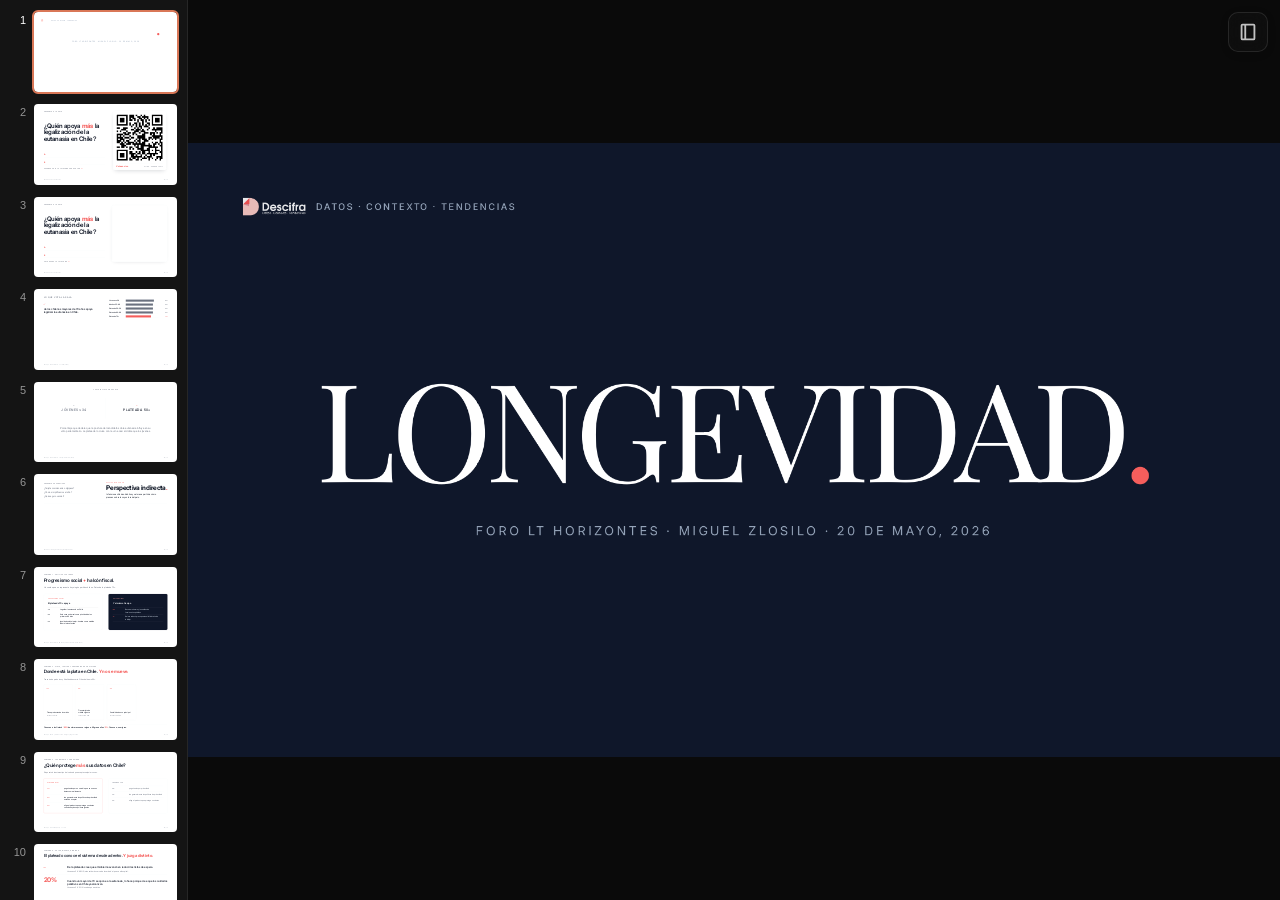
<file: index.html>
<!doctype html>
<html lang="es">
<head>
<meta charset="utf-8" />
<title>Descifra · LT Horizontes 2026</title>
<meta name="viewport" content="width=device-width, initial-scale=1, viewport-fit=cover" />
<link rel="stylesheet" href="styles.css" />
<style>
  html, body { overscroll-behavior-x: none; }

  #rotate-prompt {
    display: none;
    position: fixed; inset: 0;
    background: #0e0d0c;
    color: #fff;
    z-index: 99999;
    flex-direction: column;
    align-items: center; justify-content: center;
    gap: 18px;
    font: 16px/1.5 -apple-system, system-ui, sans-serif;
    text-align: center;
    padding: 24px;
    padding-top: max(24px, env(safe-area-inset-top));
    padding-bottom: max(24px, env(safe-area-inset-bottom));
  }
  #rotate-prompt .icon {
    width: 72px; height: 72px;
    display: grid; place-items: center;
    color: #fff;
    animation: rp-rotate 2.4s ease-in-out infinite;
  }
  #rotate-prompt .icon svg { width: 100%; height: 100%; fill: currentColor; }
  #rotate-prompt .msg { font-size: 22px; font-weight: 700; letter-spacing: -0.01em; }
  #rotate-prompt .sub { opacity: 0.55; font-size: 14px; max-width: 280px; }
  @keyframes rp-rotate {
    0%, 55%, 100% { transform: rotate(-90deg); }
    25%           { transform: rotate(0deg); }
  }
  @media (orientation: portrait) and (pointer: coarse) {
    #rotate-prompt { display: flex; }
  }

  #rail-toggle {
    position: fixed;
    top: max(12px, env(safe-area-inset-top));
    right: max(12px, env(safe-area-inset-right));
    z-index: 9000;
    width: 40px; height: 40px;
    display: grid; place-items: center;
    background: rgba(20, 20, 20, 0.62);
    color: #fff;
    border: 1px solid rgba(255, 255, 255, 0.14);
    border-radius: 10px;
    cursor: pointer;
    padding: 0;
    -webkit-tap-highlight-color: transparent;
    backdrop-filter: blur(10px) saturate(140%);
    -webkit-backdrop-filter: blur(10px) saturate(140%);
    box-shadow: 0 2px 10px rgba(0, 0, 0, 0.18);
    transition: transform 120ms ease, opacity 200ms ease, background 160ms ease;
    opacity: 0.75;
  }
  #rail-toggle:hover { opacity: 1; transform: scale(1.04); }
  #rail-toggle:active { transform: scale(0.94); }
  #rail-toggle svg { width: 22px; height: 22px; fill: currentColor; display: block; }
  #rail-toggle[data-rail-hidden] svg { opacity: 0.55; }
  @media print { #rail-toggle { display: none; } }
</style>
<script type="application/json" id="speaker-notes">
[
  "Miguel entra al escenario en silencio. Camina hasta el centro. Mira a la sala unos segundos. No saluda todavía. La pantalla negra fuerza atención al cuerpo, no a las palabras. Cuando aparece la palabra grande, empieza suavemente: Buenos días. Hoy vamos a hablar de un país que ya existe pero que casi nadie ha visto.",
  "Antes de empezar, vamos a hacer una cosa rápida. Saquen el teléfono. Va a aparecer un código QR en la pantalla. Escanéenlo y se les abre Slido para votar en vivo. Pausa para que escaneen. La pregunta es simple, sin trampa: ¿quién creen ustedes que apoya más la legalización de la eutanasia en Chile, un joven de 25 o una persona de 75? No se vale googlearlo. Voten ahí cuando puedan, que pasamos a ver lo que respondió la sala.",
  "Antes de partir, hagamos algo. Pregunta de calentamiento. Si tuvieran que apostar plata, ¿quién creen ustedes que apoya más la eutanasia, un joven de 25 o una persona de 75? No se vale googlearlo, eh. Esperamos 30 segundos a que voten. Cuando termina la votación: Ya. Guarden el número que dio la sala. Volvemos a él en un minuto.",
  "Pausa de un segundo. La diferencia entre un joven de 25 y una persona de 75 es de nueve puntos. 86 versus 77. Casi lo mismo. Y eso es noticia, porque acá todos asumimos que el viejito chileno es católico-conservador-no-toques-la-vida. La data dice otra cosa. Pausa. Y esto no es una pregunta marginal: es el tipo de cosas que estamos rastreando todos los meses.",
  "Y acá viene el twist. No solo apoyan: lo cruzan con su voto. 38% de los plateados dice que esto pesa cuando vota un parlamentario. Casi el doble que los jóvenes. Pausa. Si ustedes son una campaña política y están pensando que el voto plateado se gana con seguridad y crecimiento económico, OK, también. Pero hay un voto valórico potente ahí que nadie está leyendo.",
  "La mayoría de los estudios sobre adultos mayores hacen preguntas como estas: ¿tarjeta coordenada o digipass? ¿Cómo simplificamos la app? ¿Qué seguro le vendemos? Y esas preguntas están bien. Resuelven cosas operativas. Pero no entienden cómo piensa esta persona. Pausa. Lo que nosotros hacemos es lo contrario. Lo llamamos perspectiva indirecta: no preguntar opinión directa sobre el producto, sino inferir actitudes, hábitos y valores a partir de cómo el segmento piensa sobre la coyuntura del país. De cómo piensa sobre la eutanasia, sobre el fútbol, sobre el gasto fiscal, sobre la privacidad. Y los miramos en tres tramos, porque son tres países distintos. Entre 50 y 60 están preparando: todavía con pega activa, pensando en cómo llegar bien a la vejez. Entre 60 y 70 están transitando: jubilación, continuidad profesional, una vejez que ya se siente cerca. Y de 70 para arriba están viviendo: el foco se mueve hacia el bienestar físico y psicológico y hacia mantener vivo el vínculo con nietos y pares. Pausa. Cuando uno los mira así, en los próximos doce minutos van a ver cuatro ventanas: política, plata, tecnología y muerte. Y van a ver que dentro de cada ventana, estos tres tramos piensan distinto.",
  "Mírenlo. Pausa. El adulto mayor chileno apoya eutanasia, apoya sala cuna universal, apoya igualdad salarial entre hombres y mujeres. Suena de izquierda. Y al mismo tiempo, quiere recortar el aparato del Estado. Pero, atención, no quiere tocar el Ministerio de la Mujer. Pausa. Esto no es un votante de derecha clásica ni de izquierda clásica. Es un combo que no representa ningún partido hoy en Chile. Y son el voto mediano del 2025. Cierre: De esto sabemos mucho más: cómo cambia por región, por ingreso, por ocupación. Esa data también la tenemos.",
  "¿Quieren saber dónde está la plata en Chile? Aquí. Uno de cada dos chilenos sobre 60 tiene productos de inversión activos. Entre jóvenes, uno de cada seis. Casi nada en jóvenes, a esta sí le habrían achuntado. Pausa. Y miren la lealtad: solo 5% del 65+ se cambió de banco. Los jóvenes, 28%. Pausa cómica. Si yo fuera banco, dejaría de gastar el budget en captar millennials infieles y empezaría a cuidar a este cliente que se queda años. Pero ningún banco le habla. Cierre: Y sabemos qué los gatilla a cambiar. Son tres cosas. Pero esas se las cuento si nos llaman.",
  "Slide de regalo para Gerentes de Marketing. Pausa, sonríe. Pregunta: ¿quién protege más su privacidad digital en Chile, los millennials o los mayores de 70? Mayores de 70. Por amplio margen. 75% pagaría más por un servicio que no use sus datos. Los jóvenes, 53%. El 66% del 70+ lee las políticas de privacidad antes de aceptar. Los jóvenes, 16%. Pausa. O sea, todo lo que sabemos del viejito firmando cualquier cosa: falso. Son los más cautos, los más lentos y los más conscientes. Cierre: Y sabemos qué marcas confían y cuáles no. Esa data está.",
  "Última ventana. Salud, muerte, dignidad. Pausa. El plateado es el que más usa el sistema de salud pública. Por eso es el más crítico. Solo dos de cada diez cree que el Gobierno avanzó con las listas de espera. Los jóvenes, casi la mitad lo cree. Quién está más cerca de la verdad: el que va al hospital. Pausa. Y un dato sutil: cuando un mayor de 70 se opone a la eutanasia, no es por religión. Es porque cree que los cuidados paliativos en Chile ya alcanzan. Los jóvenes, ni siquiera saben que existen los cuidados paliativos. Cierre: Esto cambia cómo se diseña una política de cuidado al final de vida. Pero hay que preguntárselos.",
  "Lo que acaban de ver son cuatro ventanas. Política, plata, tecnología, salud. Pausa larga, cuatro segundos, mientras aparece la grilla. Tenemos veinte. Mismo segmento. Mismo panel. Cada mes, sobre lo que está pasando en el país. Pausa. Cuando hay un debate sobre delitos sexuales, los preguntamos. Cuando hay una elección, los preguntamos. Cuando hay un 18, les preguntamos qué se toman, cómo lo pagan, con quién celebran. Cuando sale una ley de salas cuna, les preguntamos. Pausa. Mientras los demás encuestan una vez al año un tema, nosotros hacemos tracking continuo de cómo piensa este país de 50 para arriba sobre todo lo que le pasa.",
  "Y todo esto que les acabo de mostrar no es un nicho. Es Chile. Pausa. En 2024, por primera vez en la historia del país, hubo más personas sobre 60 que menores de 15. 19,2 contra 18,4. Pausa. Y la velocidad es lo más impresionante: lo que a Francia le tomó 157 años, nosotros lo vamos a hacer en 42. Vamos a envejecer a velocidad japonesa. Pero sin haber sido nunca Japón. Pausa. En 2050, uno de cada tres chilenos va a tener más de 65 años. Tres de cada diez de los que están aquí hoy. Tres de cada diez de sus clientes. Tres de cada diez de sus empleados.",
  "Mañana en la mañana, después de este café, ustedes van a volver a sus empresas. Van a aprobar campañas, presupuestos de RRHH, planes de salud, propuestas de política pública. Pausa. Y van a tomar todas esas decisiones asumiendo cosas sobre el chileno mayor de 50. Algunas las tienen bien. Otras —algunas las acaban de ver hoy— las tienen mal. Pausa. Si quieren saber cuáles tienen mal, hablemos. Tenemos veinte ventanas, las que les acabo de mostrar y dieciséis más, y se las podemos abrir para el tema que les importe. Pausa. Esa es la invitación.",
  "Miguel se queda en silencio 3 segundos mirando a la sala. Después dice, suave: Tenemos café. Y tenemos preguntas que contestar. Vamos a eso. Se baja del podio."
]
</script>
</head>
<body>

<button id="rail-toggle" type="button" aria-label="Mostrar/ocultar miniaturas" title="Mostrar/ocultar miniaturas (M)">
  <svg viewBox="0 0 24 24" aria-hidden="true"><path d="M4 5a2 2 0 0 1 2-2h12a2 2 0 0 1 2 2v14a2 2 0 0 1-2 2H6a2 2 0 0 1-2-2V5Zm6 0v14h8V5h-8Zm-2 0H6v14h2V5Z"/></svg>
</button>

<div id="rotate-prompt" aria-hidden="true">
  <div class="icon" aria-hidden="true">
    <svg viewBox="0 0 24 24"><path d="M7.34 6.41 1.41 12.34a2 2 0 0 0 0 2.83l5.34 5.34a2 2 0 0 0 2.83 0l10.6-10.59a2 2 0 0 0 0-2.83L14.83 1.76a2 2 0 0 0-2.83 0L7.34 6.41Zm9.07 11.84-2.83-2.83 5.93-5.93 2.83 2.83-5.93 5.93ZM4.93 13.76 13 5.69l2.83 2.83-8.07 8.07-2.83-2.83Z"/></svg>
  </div>
  <div class="msg">Gira tu teléfono</div>
  <div class="sub">La presentación se ve mejor en horizontal</div>
</div>

<deck-stage>

  <!-- =================================================================== -->
  <!-- S1 — Apertura -->
  <!-- =================================================================== -->
  <section class="dark" data-screen-label="01 Apertura">
    <div class="slide-pad s-opening">
      <div class="mark">
        <img src="assets/descifra-logo-light.png" alt="Descifra" />
        <span>Datos · Contexto · Tendencias</span>
      </div>
      <div class="word">LONGEVIDAD<span class="dot">.</span></div>
      <div class="sub">Foro LT Horizontes · Miguel Zlosilo · 20 de mayo, 2026</div>
    </div>
  </section>

  <!-- =================================================================== -->
  <!-- S2 — Scan to participate (QR) -->
  <!-- =================================================================== -->
  <section data-screen-label="02 Escanea para participar">
    <div class="slide-pad s-hook s-hook-qr">
      <div class="left">
        <div class="eyebrow" style="margin-bottom: 56px;">Pregunta a la sala</div>
        <h1 class="lead">¿Quién apoya <em style="font-style:normal; color: var(--coral); font-weight: 700;">más</em> la legalización de la eutanasia en Chile?</h1>
        <div class="opts">
          <div class="opt"><span class="age">A</span><span>Un joven de 25 años</span></div>
          <div class="opt"><span class="age">B</span><span>Una persona de 75 años</span></div>
        </div>
        <div class="vote-hint">Escanea con tu teléfono para votar <span class="arrow">→</span></div>
      </div>
      <div class="right">
        <div class="qr-card">
          <img class="qr-img" src="assets/qr-slido.png" alt="QR para Slido · Foro LT Horizontes" />
          <div class="qr-meta">
            <div class="qr-lbl">Vota en vivo</div>
            <div class="qr-sub">sli.do · Horizontes LT</div>
          </div>
        </div>
      </div>
    </div>
    <div class="slide-foot">
      <span>Descifra · Foro LT Horizontes</span>
      <span class="num">02 / 14</span>
    </div>
  </section>

  <!-- =================================================================== -->
  <!-- S2 — Hook · Slido poll -->
  <!-- =================================================================== -->
  <section data-screen-label="03 Hook · pregunta a la sala">
    <div class="slide-pad s-hook">
      <div class="left">
        <div class="eyebrow" style="margin-bottom: 56px;">Pregunta a la sala</div>
        <h1 class="lead">¿Quién apoya <em style="font-style:normal; color: var(--coral); font-weight: 700;">más</em> la legalización de la eutanasia en Chile?</h1>
        <div class="opts">
          <div class="opt"><span class="age">A</span><span>Un joven de 25 años</span></div>
          <div class="opt"><span class="age">B</span><span>Una persona de 75 años</span></div>
        </div>
        <div class="vote-hint">Vota desde tu teléfono <span class="arrow">→</span></div>
      </div>
      <div class="right">
        <div class="slido-frame">
          <iframe src="https://app.sli.do/event/uzJszeQy9TaK2xBvME93Cg" height="100%" width="100%" frameBorder="0" allow="clipboard-write" title="Slido"></iframe>
        </div>
      </div>
    </div>
    <div class="slide-foot">
      <span>Descifra · Foro LT Horizontes</span>
      <span class="num">02 / 14</span>
    </div>
  </section>

  <!-- =================================================================== -->
  <!-- S3 — Bar chart eutanasia -->
  <!-- =================================================================== -->
  <section data-screen-label="04 Eutanasia por edad">
    <div class="slide-pad s-chart">
      <h1>Lo que vota la sala</h1>
      <div class="layout">
        <div>
          <div class="h-num">77<span style="font-size:0.5em; vertical-align:0.7em; font-weight:700;">%</span></div>
          <div class="h-lede">de los chilenos mayores de 70 años apoya legalizar la eutanasia en Chile.</div>
        </div>
        <div class="bars">
          <div class="bar-row" style="--w: 86%;">
            <span class="label">Jóvenes ≤34</span>
            <div class="track"><div class="fill"></div></div>
            <span class="val">86%</span>
          </div>
          <div class="bar-row" style="--w: 83%;">
            <span class="label">Adultos 35–49</span>
            <div class="track"><div class="fill"></div></div>
            <span class="val">83%</span>
          </div>
          <div class="bar-row" style="--w: 83%;">
            <span class="label">Plateada 50–59</span>
            <div class="track"><div class="fill"></div></div>
            <span class="val">83%</span>
          </div>
          <div class="bar-row" style="--w: 83%;">
            <span class="label">Plateada 60–69</span>
            <div class="track"><div class="fill"></div></div>
            <span class="val">83%</span>
          </div>
          <div class="bar-row hi" style="--w: 77%;">
            <span class="label">Plateada 70+</span>
            <div class="track"><div class="fill"></div></div>
            <span class="val">77%</span>
          </div>
        </div>
      </div>
    </div>
    <div class="slide-foot">
      <span class="src">Descifra · TP5 Eutanasia · n ≈ 1.005 (2025)</span>
      <span class="num">03 / 14</span>
    </div>
  </section>

  <!-- =================================================================== -->
  <!-- S4 — Duel 21 vs 38 -->
  <!-- =================================================================== -->
  <section data-screen-label="05 Eutanasia influye en el voto">
    <div class="slide-pad s-duel">
      <div class="eyebrow">Y esto influye en su voto</div>
      <div class="pair">
        <div class="col young">
          <div class="num"><span class="count" data-target="21">0</span><span class="pct">%</span></div>
          <div class="who">Jóvenes ≤34</div>
        </div>
        <div class="vs"></div>
        <div class="col silver">
          <div class="num"><span class="count" data-target="38">0</span><span class="pct">%</span></div>
          <div class="who">Plateada 50+</div>
        </div>
      </div>
      <div class="footnote">Porcentaje que declara que la postura del candidato sobre eutanasia influye en su voto parlamentario. La plateada lo cruza con la urna casi al doble que los jóvenes.</div>
    </div>
    <div class="slide-foot">
      <span class="src">Descifra · TP5 Eutanasia · voto parlamentario (2025)</span>
      <span class="num">04 / 14</span>
    </div>
  </section>

  <!-- =================================================================== -->
  <!-- S5 — Marco: perspectiva indirecta + tres tramos -->
  <!-- =================================================================== -->
  <section data-screen-label="06 Marco · perspectiva indirecta">
    <div class="slide-pad s-marco">
      <!-- TOP HALF: the method -->
      <div class="top">
        <div class="strike-col">
          <div class="eyebrow">Preguntas operativas</div>
          <ul class="strike">
            <li>¿Tarjeta coordenada o digipass?</li>
            <li>¿Cómo simplificamos el sitio?</li>
            <li>¿Qué seguro vender?</li>
          </ul>
        </div>
        <div class="method-col">
          <div class="method-tag">Nuestra metodología</div>
          <h2 class="method-name">Perspectiva indirecta<span class="dot">.</span></h2>
          <p class="method-body">Inferimos actitudes, hábitos y valores a partir de cómo piensan sobre la coyuntura del país.</p>
        </div>
      </div>

      <hr class="hr" />

      <!-- BOTTOM HALF: psicográfica de tramos -->
      <div class="tramos">
        <div class="eyebrow tramos-eye">Tres tramos · tres países distintos</div>
        <div class="tramo-grid">
          <div class="tramo">
            <div class="age">50 — 60</div>
            <div class="verb">Preparando</div>
            <div class="micro">Bienestar futuro + continuidad laboral</div>
          </div>
          <div class="tramo">
            <div class="age">60 — 70</div>
            <div class="verb">Transitando</div>
            <div class="micro">Jubilación + continuidad profesional</div>
          </div>
          <div class="tramo hi">
            <div class="age">70 +</div>
            <div class="verb">Viviendo</div>
            <div class="micro">Bienestar físico-psicológico + vínculo con nietos y pares</div>
          </div>
        </div>
      </div>
    </div>
    <div class="slide-foot">
      <span>Descifra · Tracking continuo de contingencia · 50+</span>
      <span class="num">05 / 14</span>
    </div>
  </section>

  <!-- =================================================================== -->
  <!-- S6 — Ventana 1 — Política y valores -->
  <!-- =================================================================== -->
  <section data-screen-label="07 Ventana 1 · Política y valores">
    <div class="slide-pad s-combo">
      <div class="head">
        <div class="eyebrow">Ventana 1 · Política y valores</div>
        <h2 class="h-title" style="margin-top:20px;">Progresismo social <em style="font-style:normal; color: var(--coral); font-weight:700;">+</em> halcón fiscal.</h2>
        <div class="h-sub">Un combo que no representa hoy ningún partido chileno. Datos de la plateada 70+.</div>
      </div>
      <div class="grid">
        <div class="card left">
          <div class="tag">Progresismo social</div>
          <h4>El plateado 70+ apoya</h4>
          <div class="stat">
            <div class="n">77%</div>
            <div class="lbl">Legalizar la eutanasia en Chile</div>
          </div>
          <div class="stat">
            <div class="n">81%</div>
            <div class="lbl">Sala cuna universal como prioridad de los primeros 90 días</div>
          </div>
          <div class="stat">
            <div class="n">51%</div>
            <div class="lbl">Igualdad salarial mujer-hombre como medida laboral más efectiva</div>
          </div>
        </div>
        <div class="card right">
          <div class="tag">Halcón fiscal</div>
          <h4>Y al mismo tiempo</h4>
          <div class="stat">
            <div class="n">68%</div>
            <div class="lbl">Recortar número y/o sueldos de funcionarios públicos</div>
          </div>
          <div class="stat">
            <div class="n">1%</div>
            <div class="lbl">Quiere reducir presupuesto al Ministerio de la Mujer</div>
          </div>
        </div>
      </div>
    </div>
    <div class="slide-foot">
      <span class="src">Descifra · TP5 Eutanasia, 8M 2026, TP12 Gasto Fiscal (2025-2026)</span>
      <span class="num">06 / 14</span>
    </div>
  </section>

  <!-- =================================================================== -->
  <!-- S7 — Ventana 2 — Plata -->
  <!-- =================================================================== -->
  <section data-screen-label="08 Ventana 2 · Plata">
    <div class="slide-pad s-tiles">
      <div class="head">
        <div class="eyebrow">Ventana 2 · Plata, lealtad y profundidad de billetera</div>
        <h2 class="h-title" style="margin-top:20px;">Donde está la plata en Chile. <em style="font-style:normal; color: var(--coral); font-weight:700;">Y no se mueve.</em></h2>
        <div class="h-sub">Tenencia de productos y fidelidad bancaria. Cifras del tramo 50+.</div>
      </div>
      <div class="grid">
        <div class="tile">
          <div class="n">41%</div>
          <div>
            <div class="lbl">Tiene productos de inversión</div>
            <div class="vs">Jóvenes ≤34: 17%</div>
          </div>
        </div>
        <div class="tile">
          <div class="n">69%</div>
          <div>
            <div class="lbl">Tiene tarjeta de crédito vigente</div>
            <div class="vs">Jóvenes ≤34: 46%</div>
          </div>
        </div>
        <div class="tile">
          <div class="n">11%</div>
          <div>
            <div class="lbl">Cambió de banco principal</div>
            <div class="vs">Jóvenes ≤34: 28%</div>
          </div>
        </div>
      </div>
      <div class="footer-note">Conocen a las fintech: <b>80%</b> declara reconocer alguna. Migran a ellas: <b>2%</b>. Conocen, no migran.</div>
    </div>
    <div class="slide-foot">
      <span class="src">Descifra · Banca y Fintech Jun25 · Riesgos y Seguros 2025</span>
      <span class="num">07 / 14</span>
    </div>
  </section>

  <!-- =================================================================== -->
  <!-- S8 — Ventana 3 — Privacidad -->
  <!-- =================================================================== -->
  <section data-screen-label="09 Ventana 3 · Tecnología y privacidad">
    <div class="slide-pad s-priv">
      <div class="head">
        <div class="eyebrow">Ventana 3 · Tecnología y privacidad</div>
        <h2 class="h-title" style="margin-top:20px;">¿Quién protege <em style="font-style:normal; color: var(--coral); font-weight:700;">más</em> sus datos en Chile?</h2>
        <div class="h-sub">El opuesto del estereotipo del &laquo;abuelo que acepta cualquier cosa&raquo;.</div>
      </div>
      <div class="grid">
        <div class="person silver">
          <div class="who">Plateada 70+</div>
          <div class="row">
            <div class="n">75%</div>
            <div class="lbl">pagaría más por un servicio que no use sus datos comercialmente</div>
          </div>
          <div class="row">
            <div class="n">66%</div>
            <div class="lbl">lee generalmente las políticas de privacidad antes de aceptar</div>
          </div>
          <div class="row">
            <div class="n">99%</div>
            <div class="lbl">elige el producto que protege sus datos cuando hay dos opciones iguales</div>
          </div>
        </div>
        <div class="person young">
          <div class="who">Jóvenes ≤34</div>
          <div class="row">
            <div class="n">53%</div>
            <div class="lbl">pagaría más por privacidad</div>
          </div>
          <div class="row">
            <div class="n">16%</div>
            <div class="lbl">lee generalmente las políticas de privacidad</div>
          </div>
          <div class="row">
            <div class="n">84%</div>
            <div class="lbl">elige el producto que protege sus datos</div>
          </div>
        </div>
      </div>
    </div>
    <div class="slide-foot">
      <span class="src">Descifra · Privacidad (2025) · n ≈ 1.017</span>
      <span class="num">08 / 14</span>
    </div>
  </section>

  <!-- =================================================================== -->
  <!-- S9 — Ventana 4 — Salud y dignidad -->
  <!-- =================================================================== -->
  <section data-screen-label="10 Ventana 4 · Salud y dignidad">
    <div class="slide-pad s-salud">
      <div class="head">
        <div class="eyebrow">Ventana 4 · Salud, muerte, dignidad</div>
        <h2 class="h-title" style="margin-top:20px;">El plateado conoce el sistema desde adentro. <em style="font-style:normal; color: var(--coral); font-weight:700;">Y juzga distinto.</em></h2>
      </div>
      <div class="rows">
        <div class="row">
          <div class="n">23%</div>
          <div class="body">
            De la plateada cree que el Gobierno avanzó en reducir las listas de espera.
            <span class="vs">Jóvenes ≤34: 48%. Quien está más cerca de la verdad: el que va al hospital.</span>
          </div>
        </div>
        <div class="row qual">
          <div class="n">20%</div>
          <div class="body">
            Cuando un mayor de 70 se opone a la eutanasia, lo hace porque cree que los cuidados paliativos en Chile ya alcanzan.
            <span class="vs">Jóvenes ≤34: 0%. No saben que existen.</span>
          </div>
        </div>
      </div>
    </div>
    <div class="slide-foot">
      <span class="src">Descifra · Mutualidad, SaludPublicaSep25, TP5 Eutanasia</span>
      <span class="num">09 / 14</span>
    </div>
  </section>

  <!-- =================================================================== -->
  <!-- S10 — Mosaico 4 → 20 -->
  <!-- =================================================================== -->
  <section class="dark" data-screen-label="11 Meta · las 20 ventanas">
    <div class="s-mosaic">
      <div class="center-msg">
        <div class="four">4<span class="pct">.</span></div>
        <div class="four-lbl">Ventanas</div>
      </div>
      <div class="grid" id="mosaic-grid">
        <!-- 20 cells, the 4 we just showed are .hi -->
        <div class="cell hi"><div class="idx">13</div><div class="name">Eutanasia</div><div class="cat">Valores · Salud</div></div>
        <div class="cell"><div class="idx">01</div><div class="name">Percepción Económica</div><div class="cat">Economía</div></div>
        <div class="cell"><div class="idx">02</div><div class="name">Vacaciones 2025</div><div class="cat">Consumo · Turismo</div></div>
        <div class="cell"><div class="idx">03</div><div class="name">Vacaciones 2026</div><div class="cat">Consumo · Turismo</div></div>
        <div class="cell"><div class="idx">04</div><div class="name">Riesgos y Seguros</div><div class="cat">Finanzas personales</div></div>
        <div class="cell"><div class="idx">05</div><div class="name">Inclusión y Equidad Laboral</div><div class="cat">Trabajo</div></div>
        <div class="cell"><div class="idx">06</div><div class="name">Mutualidad y Seguridad Social</div><div class="cat">Salud · Trabajo</div></div>
        <div class="cell"><div class="idx">07</div><div class="name">Candidatos · Oposición</div><div class="cat">Política</div></div>
        <div class="cell"><div class="idx">08</div><div class="name">Candidatos · Propuestas</div><div class="cat">Política</div></div>
        <div class="cell hi"><div class="idx">09</div><div class="name">Banca y Fintech</div><div class="cat">Finanzas · Tecnología</div></div>
        <div class="cell"><div class="idx">10</div><div class="name">Seguros y Sistema de Salud</div><div class="cat">Salud · Finanzas</div></div>
        <div class="cell hi"><div class="idx">11</div><div class="name">Privacidad</div><div class="cat">Tecnología · Valores</div></div>
        <div class="cell"><div class="idx">12</div><div class="name">Día del Libro 2026</div><div class="cat">Cultura</div></div>
        <div class="cell"><div class="idx">14</div><div class="name">Paz Social</div><div class="cat">Seguridad</div></div>
        <div class="cell"><div class="idx">15</div><div class="name">Delitos Sexuales</div><div class="cat">Justicia</div></div>
        <div class="cell"><div class="idx">16</div><div class="name">Uso de Celulares en colegios</div><div class="cat">Educación</div></div>
        <div class="cell hi"><div class="idx">17</div><div class="name">Salud Pública</div><div class="cat">Salud</div></div>
        <div class="cell"><div class="idx">18</div><div class="name">Fiestas Patrias 2025</div><div class="cat">Consumo · Cultura</div></div>
        <div class="cell"><div class="idx">19</div><div class="name">8M 2026</div><div class="cat">Mujer · Trabajo</div></div>
        <div class="cell"><div class="idx">20</div><div class="name">Gasto Fiscal</div><div class="cat">Política · Economía</div></div>
      </div>
      <div class="bottom-msg">
        <div class="big">Tracking continuo. Mismo segmento. <b>20 dimensiones.</b></div>
        <div class="meta">Cada estudio · n ≈ 1.000 · cortes 50-59 / 60-69 / 70+ · frecuencia mensual o por contingencia</div>
      </div>
    </div>
  </section>

  <!-- =================================================================== -->
  <!-- S11 — Marco demográfico -->
  <!-- =================================================================== -->
  <section data-screen-label="12 Chile a velocidad japonesa">
    <div class="s-demo">
      <div class="head">
        <div class="h-eye">2024 · Hito demográfico</div>
        <h2 class="h-title">Chile tiene <b>más personas sobre 60</b> que menores de 15. Y va a envejecer en 42 años lo que a Francia le tomó 157.</h2>
      </div>
      <div class="body">
        <div class="pyramids" id="pyramids">
          <!-- generated by JS -->
        </div>
        <div class="demo-stats">
          <div class="stat">
            <div class="n">19%</div>
            <div class="lbl">de la población es 60+ en 2024<span class="vs">Por primera vez supera al 18% de menores de 15.</span></div>
          </div>
          <div class="stat">
            <div class="n">42</div>
            <div class="lbl">años para pasar de 7% a 14% de 65+<span class="vs">Francia tardó 157 años. Japón, 26.</span></div>
          </div>
          <div class="stat">
            <div class="n">32%</div>
            <div class="lbl">de la población será 65+ en 2050<span class="vs">Hoy: 13%. Casi se triplica en una generación.</span></div>
          </div>
        </div>
      </div>
    </div>
    <div class="slide-foot">
      <span class="src">INE Chile (Censo 2024, proyecciones) · Banco Mundial · OCDE 2025</span>
      <span class="num">11 / 14</span>
    </div>
  </section>

  <!-- =================================================================== -->
  <!-- S12 — Aterrizaje -->
  <!-- =================================================================== -->
  <section data-screen-label="13 Aterrizaje">
    <div class="slide-pad s-land">
      <div class="eyebrow" style="margin-bottom: 80px;">Mañana en la mañana</div>
      <div class="lead">Van a tomar decisiones sobre el chileno 50+.<br/><em>¿Tienen data confiable para hacerlo?</em></div>
      <div class="invite"></div>
    </div>
    <div class="slide-foot">
      <span>Descifra · Foro LT Horizontes</span>
      <span class="num">12 / 14</span>
    </div>
  </section>

  <!-- =================================================================== -->
  <!-- S13 — Cierre + logos partners -->
  <!-- =================================================================== -->
  <section data-screen-label="14 Cierre · contacto">
    <div class="s-end">
      <div class="body">
        <div class="descifra-mark">
          <img src="assets/descifra-logo.png" alt="Descifra" />
          <div class="tag">Foro LT Horizontes</div>
        </div>
        <div class="speaker">
          <h1 class="name">Miguel Zlosilo</h1>
          <div class="role">Director de Analítica <b>· Descifra</b></div>
          <div class="contact">mzlosilo@artool.cl · artool.cl</div>
        </div>
      </div>
      <div class="partners">
        <div class="lbl">Una alianza</div>
        <div class="logos">
          <img class="artool" src="assets/artool-black.png" alt="Artool" />
          <span class="dot"></span>
          <img class="lt" src="assets/latercera-black.webp" alt="La Tercera" />
        </div>
      </div>
    </div>
  </section>

</deck-stage>

<script src="deck-stage.js"></script>
<script>
/* Drive per-slide animations:
   - tag the currently-visible <section> with [data-active]
   - mosaic in S10 has two phases (4 highlighted → all 20 + bottom msg)
*/
(function () {
  const sections = document.querySelectorAll('deck-stage > section');
  let mosaicTimer = null;

  function setActive(i) {
    sections.forEach((s, idx) => {
      if (idx === i) {
        s.setAttribute('data-active', '');
      } else {
        s.removeAttribute('data-active');
        s.classList.remove('mosaic-step-2');
      }
    });

    // mosaic step-2 trigger
    clearTimeout(mosaicTimer);
    const cur = sections[i];
    if (cur && cur.querySelector('.s-mosaic')) {
      cur.classList.remove('mosaic-step-2');
      mosaicTimer = setTimeout(() => cur.classList.add('mosaic-step-2'), 2400);
    }
  }

  // Listen for slide changes from deck-stage's own CustomEvent (more reliable than postMessage)
  const stage = document.querySelector('deck-stage');
  stage.addEventListener('slidechange', (e) => {
    setActive(e.detail.index);
  });
  // Also listen to postMessage as backup
  window.addEventListener('message', (e) => {
    const d = e.data;
    if (d && typeof d.slideIndexChanged === 'number') {
      setActive(d.slideIndexChanged);
    }
  });
  // Initial — set after the stage has bootstrapped its slides
  setTimeout(() => setActive(0), 50);

  // Rail visibility toggle — talks to deck-stage via the postMessage channel
  // it already listens on ('__deck_rail_visible'); persistence is handled by
  // the component itself in localStorage.
  const railBtn = document.getElementById('rail-toggle');
  if (railBtn) {
    const getRailVisible = () => {
      try { return localStorage.getItem('deck-stage.railVisible') !== '0'; }
      catch (e) { return true; }
    };
    const syncBtn = () => {
      if (getRailVisible()) railBtn.removeAttribute('data-rail-hidden');
      else railBtn.setAttribute('data-rail-hidden', '');
    };
    syncBtn();
    const toggleRail = () => {
      const next = !getRailVisible();
      window.postMessage({ type: '__deck_rail_visible', on: next }, '*');
      syncBtn();
    };
    railBtn.addEventListener('click', toggleRail);
    // Keyboard shortcut: M to toggle.
    window.addEventListener('keydown', (e) => {
      const t = e.target;
      if (t && (t.isContentEditable || /^(INPUT|TEXTAREA|SELECT)$/.test(t.tagName))) return;
      if (e.key === 'm' || e.key === 'M') { toggleRail(); }
    });
  }

  // Swipe navigation for touch devices.
  // Calls deck-stage.next() / prev() — the public API.
  let sx = 0, sy = 0, sTime = 0, tracking = false;
  document.addEventListener('touchstart', (e) => {
    if (e.touches.length !== 1) { tracking = false; return; }
    // Don't intercept swipes inside the Slido iframe.
    if (e.target.closest && e.target.closest('iframe, .slido-frame')) { tracking = false; return; }
    sx = e.touches[0].clientX;
    sy = e.touches[0].clientY;
    sTime = performance.now();
    tracking = true;
  }, { passive: true });
  document.addEventListener('touchend', (e) => {
    if (!tracking) return;
    tracking = false;
    const t = e.changedTouches[0];
    const dx = t.clientX - sx;
    const dy = t.clientY - sy;
    const dt = performance.now() - sTime;
    const adx = Math.abs(dx), ady = Math.abs(dy);
    // Horizontal swipe: > 50px, dominantly horizontal, completed in < 600ms.
    if (adx > 50 && adx > ady * 1.6 && dt < 600) {
      if (dx < 0) stage.next();
      else stage.prev();
    }
  }, { passive: true });

  // Counter animation for duel numbers (S5)
  function animateCounters(section) {
    section.querySelectorAll('.count[data-target]').forEach(el => {
      const target = parseFloat(el.dataset.target);
      const dur = 800; // ms — quick
      const start = performance.now();
      function tick(now) {
        const t = Math.min(1, (now - start) / dur);
        // ease-out cubic
        const eased = 1 - Math.pow(1 - t, 3);
        el.textContent = Math.round(target * eased);
        if (t < 1) requestAnimationFrame(tick);
      }
      el.textContent = '0';
      requestAnimationFrame(tick);
    });
  }

  // Hook counters into slidechange for S5 (the duel slide)
  stage.addEventListener('slidechange', (e) => {
    const sec = e.detail.slide;
    if (sec && sec.querySelector('.s-duel .count[data-target]')) {
      animateCounters(sec);
    }
  });
  const pyrHost = document.getElementById('pyramids');
  if (pyrHost) {
    const cfgs = [
      { yr: '1990', cap: 'Joven · pirámide ancha en la base',
        bars: [22, 21, 19, 16, 14, 12, 10, 8, 6, 4, 3, 2], future: false },
      { yr: '2024', cap: 'Equilibrio · año del cruce',
        bars: [14, 14, 14, 15, 15, 14, 13, 12, 10, 9, 7, 5], future: false },
      { yr: '2050', cap: 'Invertida · 32% sobre 65',
        bars: [9, 9, 10, 10, 11, 12, 13, 14, 15, 17, 18, 19], future: true }
    ];
    cfgs.forEach(c => {
      const wrap = document.createElement('div');
      wrap.className = 'pyr ' + (c.future ? 'future' : '');
      const canvas = document.createElement('div');
      canvas.className = 'canvas';
      // Normalize within each pyramid: scale so the widest band fills 100%.
      const maxBar = Math.max(...c.bars);
      c.bars.forEach((w, idx) => {
        const b = document.createElement('div');
        b.className = 'bar' + (idx >= 8 ? ' elder' : '');
        const scaled = (w / maxBar) * 100;
        b.dataset.target = String(scaled);
        b.style.width = scaled + '%';
        canvas.appendChild(b);
      });
      const yr = document.createElement('div');
      yr.className = 'yr'; yr.textContent = c.yr;
      const cap = document.createElement('div');
      cap.className = 'cap'; cap.textContent = c.cap;
      wrap.appendChild(canvas);
      wrap.appendChild(yr);
      wrap.appendChild(cap);
      pyrHost.appendChild(wrap);
    });

    // Animate widths when S11 becomes active
    const s11 = pyrHost.closest('section');
    new MutationObserver(() => {
      if (s11.hasAttribute('data-active')) {
        pyrHost.querySelectorAll('.bar').forEach((b, i) => {
          const w = b.dataset.target;
          setTimeout(() => { b.style.width = w + '%'; }, i * 35);
        });
      } else {
        pyrHost.querySelectorAll('.bar').forEach(b => b.style.width = '0%');
      }
    }).observe(s11, { attributes: true, attributeFilter: ['data-active'] });
  }
})();
</script>
</body>
</html>
</file>
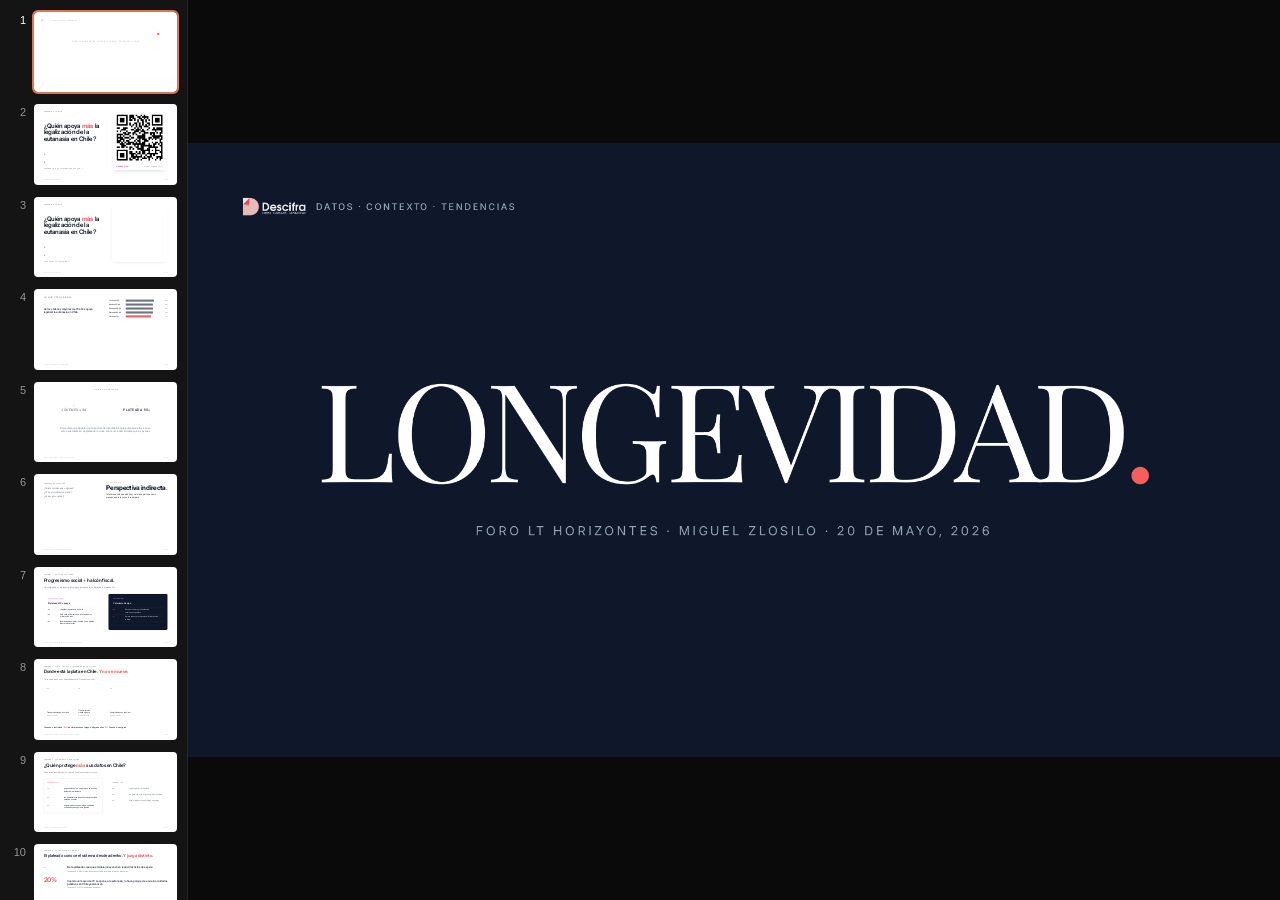
<file: LT Horizontes - Descifra.html>
<!doctype html>
<html lang="es">
<head>
<meta charset="utf-8" />
<title>Descifra · LT Horizontes 2026</title>
<meta name="viewport" content="width=1920, initial-scale=1" />
<link rel="stylesheet" href="styles.css" />
<script type="application/json" id="speaker-notes">
[
  "Miguel entra al escenario en silencio. Camina hasta el centro. Mira a la sala unos segundos. No saluda todavía. La pantalla negra fuerza atención al cuerpo, no a las palabras. Cuando aparece la palabra grande, empieza suavemente: Buenos días. Hoy vamos a hablar de un país que ya existe pero que casi nadie ha visto.",
  "Antes de empezar, vamos a hacer una cosa rápida. Saquen el teléfono. Va a aparecer un código QR en la pantalla. Escanéenlo y se les abre Slido para votar en vivo. Pausa para que escaneen. La pregunta es simple, sin trampa: ¿quién creen ustedes que apoya más la legalización de la eutanasia en Chile, un joven de 25 o una persona de 75? No se vale googlearlo. Voten ahí cuando puedan, que pasamos a ver lo que respondió la sala.",
  "Antes de partir, hagamos algo. Pregunta de calentamiento. Si tuvieran que apostar plata, ¿quién creen ustedes que apoya más la eutanasia, un joven de 25 o una persona de 75? No se vale googlearlo, eh. Esperamos 30 segundos a que voten. Cuando termina la votación: Ya. Guarden el número que dio la sala. Volvemos a él en un minuto.",
  "Pausa de un segundo. La diferencia entre un joven de 25 y una persona de 75 es de nueve puntos. 86 versus 77. Casi lo mismo. Y eso es noticia, porque acá todos asumimos que el viejito chileno es católico-conservador-no-toques-la-vida. La data dice otra cosa. Pausa. Y esto no es una pregunta marginal: es el tipo de cosas que estamos rastreando todos los meses.",
  "Y acá viene el twist. No solo apoyan: lo cruzan con su voto. 38% de los plateados dice que esto pesa cuando vota un parlamentario. Casi el doble que los jóvenes. Pausa. Si ustedes son una campaña política y están pensando que el voto plateado se gana con seguridad y crecimiento económico, OK, también. Pero hay un voto valórico potente ahí que nadie está leyendo.",
  "La mayoría de los estudios sobre adultos mayores hacen preguntas como estas: ¿tarjeta coordenada o digipass? ¿Cómo simplificamos la app? ¿Qué seguro le vendemos? Y esas preguntas están bien. Resuelven cosas operativas. Pero no entienden cómo piensa esta persona. Pausa. Lo que nosotros hacemos es lo contrario. Lo llamamos perspectiva indirecta: no preguntar opinión directa sobre el producto, sino inferir actitudes, hábitos y valores a partir de cómo el segmento piensa sobre la coyuntura del país. De cómo piensa sobre la eutanasia, sobre el fútbol, sobre el gasto fiscal, sobre la privacidad. Y los miramos en tres tramos, porque son tres países distintos. Entre 50 y 60 están preparando: todavía con pega activa, pensando en cómo llegar bien a la vejez. Entre 60 y 70 están transitando: jubilación, continuidad profesional, una vejez que ya se siente cerca. Y de 70 para arriba están viviendo: el foco se mueve hacia el bienestar físico y psicológico y hacia mantener vivo el vínculo con nietos y pares. Pausa. Cuando uno los mira así, en los próximos doce minutos van a ver cuatro ventanas: política, plata, tecnología y muerte. Y van a ver que dentro de cada ventana, estos tres tramos piensan distinto.",
  "Mírenlo. Pausa. El adulto mayor chileno apoya eutanasia, apoya sala cuna universal, apoya igualdad salarial entre hombres y mujeres. Suena de izquierda. Y al mismo tiempo, quiere recortar el aparato del Estado. Pero, atención, no quiere tocar el Ministerio de la Mujer. Pausa. Esto no es un votante de derecha clásica ni de izquierda clásica. Es un combo que no representa ningún partido hoy en Chile. Y son el voto mediano del 2025. Cierre: De esto sabemos mucho más: cómo cambia por región, por ingreso, por ocupación. Esa data también la tenemos.",
  "¿Quieren saber dónde está la plata en Chile? Aquí. Uno de cada dos chilenos sobre 60 tiene productos de inversión activos. Entre jóvenes, uno de cada seis. Casi nada en jóvenes, a esta sí le habrían achuntado. Pausa. Y miren la lealtad: solo 5% del 65+ se cambió de banco. Los jóvenes, 28%. Pausa cómica. Si yo fuera banco, dejaría de gastar el budget en captar millennials infieles y empezaría a cuidar a este cliente que se queda años. Pero ningún banco le habla. Cierre: Y sabemos qué los gatilla a cambiar. Son tres cosas. Pero esas se las cuento si nos llaman.",
  "Slide de regalo para Gerentes de Marketing. Pausa, sonríe. Pregunta: ¿quién protege más su privacidad digital en Chile, los millennials o los mayores de 70? Mayores de 70. Por amplio margen. 75% pagaría más por un servicio que no use sus datos. Los jóvenes, 53%. El 66% del 70+ lee las políticas de privacidad antes de aceptar. Los jóvenes, 16%. Pausa. O sea, todo lo que sabemos del viejito firmando cualquier cosa: falso. Son los más cautos, los más lentos y los más conscientes. Cierre: Y sabemos qué marcas confían y cuáles no. Esa data está.",
  "Última ventana. Salud, muerte, dignidad. Pausa. El plateado es el que más usa el sistema de salud pública. Por eso es el más crítico. Solo dos de cada diez cree que el Gobierno avanzó con las listas de espera. Los jóvenes, casi la mitad lo cree. Quién está más cerca de la verdad: el que va al hospital. Pausa. Y un dato sutil: cuando un mayor de 70 se opone a la eutanasia, no es por religión. Es porque cree que los cuidados paliativos en Chile ya alcanzan. Los jóvenes, ni siquiera saben que existen los cuidados paliativos. Cierre: Esto cambia cómo se diseña una política de cuidado al final de vida. Pero hay que preguntárselos.",
  "Lo que acaban de ver son cuatro ventanas. Política, plata, tecnología, salud. Pausa larga, cuatro segundos, mientras aparece la grilla. Tenemos veinte. Mismo segmento. Mismo panel. Cada mes, sobre lo que está pasando en el país. Pausa. Cuando hay un debate sobre delitos sexuales, los preguntamos. Cuando hay una elección, los preguntamos. Cuando hay un 18, les preguntamos qué se toman, cómo lo pagan, con quién celebran. Cuando sale una ley de salas cuna, les preguntamos. Pausa. Mientras los demás encuestan una vez al año un tema, nosotros hacemos tracking continuo de cómo piensa este país de 50 para arriba sobre todo lo que le pasa.",
  "Y todo esto que les acabo de mostrar no es un nicho. Es Chile. Pausa. En 2024, por primera vez en la historia del país, hubo más personas sobre 60 que menores de 15. 19,2 contra 18,4. Pausa. Y la velocidad es lo más impresionante: lo que a Francia le tomó 157 años, nosotros lo vamos a hacer en 42. Vamos a envejecer a velocidad japonesa. Pero sin haber sido nunca Japón. Pausa. En 2050, uno de cada tres chilenos va a tener más de 65 años. Tres de cada diez de los que están aquí hoy. Tres de cada diez de sus clientes. Tres de cada diez de sus empleados.",
  "Mañana en la mañana, después de este café, ustedes van a volver a sus empresas. Van a aprobar campañas, presupuestos de RRHH, planes de salud, propuestas de política pública. Pausa. Y van a tomar todas esas decisiones asumiendo cosas sobre el chileno mayor de 50. Algunas las tienen bien. Otras —algunas las acaban de ver hoy— las tienen mal. Pausa. Si quieren saber cuáles tienen mal, hablemos. Tenemos veinte ventanas, las que les acabo de mostrar y dieciséis más, y se las podemos abrir para el tema que les importe. Pausa. Esa es la invitación.",
  "Miguel se queda en silencio 3 segundos mirando a la sala. Después dice, suave: Tenemos café. Y tenemos preguntas que contestar. Vamos a eso. Se baja del podio."
]
</script>
</head>
<body>

<deck-stage>

  <!-- =================================================================== -->
  <!-- S1 — Apertura -->
  <!-- =================================================================== -->
  <section class="dark" data-screen-label="01 Apertura">
    <div class="slide-pad s-opening">
      <div class="mark">
        <img src="assets/descifra-logo-light.png" alt="Descifra" />
        <span>Datos · Contexto · Tendencias</span>
      </div>
      <div class="word">LONGEVIDAD<span class="dot">.</span></div>
      <div class="sub">Foro LT Horizontes · Miguel Zlosilo · 20 de mayo, 2026</div>
    </div>
  </section>

  <!-- =================================================================== -->
  <!-- S2 — Scan to participate (QR) -->
  <!-- =================================================================== -->
  <section data-screen-label="02 Escanea para participar">
    <div class="slide-pad s-hook s-hook-qr">
      <div class="left">
        <div class="eyebrow" style="margin-bottom: 56px;">Pregunta a la sala</div>
        <h1 class="lead">¿Quién apoya <em style="font-style:normal; color: var(--coral); font-weight: 700;">más</em> la legalización de la eutanasia en Chile?</h1>
        <div class="opts">
          <div class="opt"><span class="age">A</span><span>Un joven de 25 años</span></div>
          <div class="opt"><span class="age">B</span><span>Una persona de 75 años</span></div>
        </div>
        <div class="vote-hint">Escanea con tu teléfono para votar <span class="arrow">→</span></div>
      </div>
      <div class="right">
        <div class="qr-card">
          <img class="qr-img" src="assets/qr-slido.png" alt="QR para Slido · Foro LT Horizontes" />
          <div class="qr-meta">
            <div class="qr-lbl">Vota en vivo</div>
            <div class="qr-sub">sli.do · Horizontes LT</div>
          </div>
        </div>
      </div>
    </div>
    <div class="slide-foot">
      <span>Descifra · Foro LT Horizontes</span>
      <span class="num">02 / 14</span>
    </div>
  </section>

  <!-- =================================================================== -->
  <!-- S2 — Hook · Slido poll -->
  <!-- =================================================================== -->
  <section data-screen-label="03 Hook · pregunta a la sala">
    <div class="slide-pad s-hook">
      <div class="left">
        <div class="eyebrow" style="margin-bottom: 56px;">Pregunta a la sala</div>
        <h1 class="lead">¿Quién apoya <em style="font-style:normal; color: var(--coral); font-weight: 700;">más</em> la legalización de la eutanasia en Chile?</h1>
        <div class="opts">
          <div class="opt"><span class="age">A</span><span>Un joven de 25 años</span></div>
          <div class="opt"><span class="age">B</span><span>Una persona de 75 años</span></div>
        </div>
        <div class="vote-hint">Vota desde tu teléfono <span class="arrow">→</span></div>
      </div>
      <div class="right">
        <div class="slido-frame">
          <iframe src="https://app.sli.do/event/uzJszeQy9TaK2xBvME93Cg" height="100%" width="100%" frameBorder="0" allow="clipboard-write" title="Slido"></iframe>
        </div>
      </div>
    </div>
    <div class="slide-foot">
      <span>Descifra · Foro LT Horizontes</span>
      <span class="num">02 / 14</span>
    </div>
  </section>

  <!-- =================================================================== -->
  <!-- S3 — Bar chart eutanasia -->
  <!-- =================================================================== -->
  <section data-screen-label="04 Eutanasia por edad">
    <div class="slide-pad s-chart">
      <h1>Lo que vota la sala</h1>
      <div class="layout">
        <div>
          <div class="h-num">77<span style="font-size:0.5em; vertical-align:0.7em; font-weight:700;">%</span></div>
          <div class="h-lede">de los chilenos mayores de 70 años apoya legalizar la eutanasia en Chile.</div>
        </div>
        <div class="bars">
          <div class="bar-row" style="--w: 86%;">
            <span class="label">Jóvenes ≤34</span>
            <div class="track"><div class="fill"></div></div>
            <span class="val">86%</span>
          </div>
          <div class="bar-row" style="--w: 83%;">
            <span class="label">Adultos 35–49</span>
            <div class="track"><div class="fill"></div></div>
            <span class="val">83%</span>
          </div>
          <div class="bar-row" style="--w: 83%;">
            <span class="label">Plateada 50–59</span>
            <div class="track"><div class="fill"></div></div>
            <span class="val">83%</span>
          </div>
          <div class="bar-row" style="--w: 83%;">
            <span class="label">Plateada 60–69</span>
            <div class="track"><div class="fill"></div></div>
            <span class="val">83%</span>
          </div>
          <div class="bar-row hi" style="--w: 77%;">
            <span class="label">Plateada 70+</span>
            <div class="track"><div class="fill"></div></div>
            <span class="val">77%</span>
          </div>
        </div>
      </div>
    </div>
    <div class="slide-foot">
      <span class="src">Descifra · TP5 Eutanasia · n ≈ 1.005 (2025)</span>
      <span class="num">03 / 14</span>
    </div>
  </section>

  <!-- =================================================================== -->
  <!-- S4 — Duel 21 vs 38 -->
  <!-- =================================================================== -->
  <section data-screen-label="05 Eutanasia influye en el voto">
    <div class="slide-pad s-duel">
      <div class="eyebrow">Y esto influye en su voto</div>
      <div class="pair">
        <div class="col young">
          <div class="num"><span class="count" data-target="21">0</span><span class="pct">%</span></div>
          <div class="who">Jóvenes ≤34</div>
        </div>
        <div class="vs"></div>
        <div class="col silver">
          <div class="num"><span class="count" data-target="38">0</span><span class="pct">%</span></div>
          <div class="who">Plateada 50+</div>
        </div>
      </div>
      <div class="footnote">Porcentaje que declara que la postura del candidato sobre eutanasia influye en su voto parlamentario. La plateada lo cruza con la urna casi al doble que los jóvenes.</div>
    </div>
    <div class="slide-foot">
      <span class="src">Descifra · TP5 Eutanasia · voto parlamentario (2025)</span>
      <span class="num">04 / 14</span>
    </div>
  </section>

  <!-- =================================================================== -->
  <!-- S5 — Marco: perspectiva indirecta + tres tramos -->
  <!-- =================================================================== -->
  <section data-screen-label="06 Marco · perspectiva indirecta">
    <div class="slide-pad s-marco">
      <!-- TOP HALF: the method -->
      <div class="top">
        <div class="strike-col">
          <div class="eyebrow">Preguntas operativas</div>
          <ul class="strike">
            <li>¿Tarjeta coordenada o digipass?</li>
            <li>¿Cómo simplificamos el sitio?</li>
            <li>¿Qué seguro vender?</li>
          </ul>
        </div>
        <div class="method-col">
          <div class="method-tag">Nuestra metodología</div>
          <h2 class="method-name">Perspectiva indirecta<span class="dot">.</span></h2>
          <p class="method-body">Inferimos actitudes, hábitos y valores a partir de cómo piensan sobre la coyuntura del país.</p>
        </div>
      </div>

      <hr class="hr" />

      <!-- BOTTOM HALF: psicográfica de tramos -->
      <div class="tramos">
        <div class="eyebrow tramos-eye">Tres tramos · tres países distintos</div>
        <div class="tramo-grid">
          <div class="tramo">
            <div class="age">50 — 60</div>
            <div class="verb">Preparando</div>
            <div class="micro">Bienestar futuro + continuidad laboral</div>
          </div>
          <div class="tramo">
            <div class="age">60 — 70</div>
            <div class="verb">Transitando</div>
            <div class="micro">Jubilación + continuidad profesional</div>
          </div>
          <div class="tramo hi">
            <div class="age">70 +</div>
            <div class="verb">Viviendo</div>
            <div class="micro">Bienestar físico-psicológico + vínculo con nietos y pares</div>
          </div>
        </div>
      </div>
    </div>
    <div class="slide-foot">
      <span>Descifra · Tracking continuo de contingencia · 50+</span>
      <span class="num">05 / 14</span>
    </div>
  </section>

  <!-- =================================================================== -->
  <!-- S6 — Ventana 1 — Política y valores -->
  <!-- =================================================================== -->
  <section data-screen-label="07 Ventana 1 · Política y valores">
    <div class="slide-pad s-combo">
      <div class="head">
        <div class="eyebrow">Ventana 1 · Política y valores</div>
        <h2 class="h-title" style="margin-top:20px;">Progresismo social <em style="font-style:normal; color: var(--coral); font-weight:700;">+</em> halcón fiscal.</h2>
        <div class="h-sub">Un combo que no representa hoy ningún partido chileno. Datos de la plateada 70+.</div>
      </div>
      <div class="grid">
        <div class="card left">
          <div class="tag">Progresismo social</div>
          <h4>El plateado 70+ apoya</h4>
          <div class="stat">
            <div class="n">77%</div>
            <div class="lbl">Legalizar la eutanasia en Chile</div>
          </div>
          <div class="stat">
            <div class="n">81%</div>
            <div class="lbl">Sala cuna universal como prioridad de los primeros 90 días</div>
          </div>
          <div class="stat">
            <div class="n">51%</div>
            <div class="lbl">Igualdad salarial mujer-hombre como medida laboral más efectiva</div>
          </div>
        </div>
        <div class="card right">
          <div class="tag">Halcón fiscal</div>
          <h4>Y al mismo tiempo</h4>
          <div class="stat">
            <div class="n">68%</div>
            <div class="lbl">Recortar número y/o sueldos de funcionarios públicos</div>
          </div>
          <div class="stat">
            <div class="n">1%</div>
            <div class="lbl">Quiere reducir presupuesto al Ministerio de la Mujer</div>
          </div>
        </div>
      </div>
    </div>
    <div class="slide-foot">
      <span class="src">Descifra · TP5 Eutanasia, 8M 2026, TP12 Gasto Fiscal (2025-2026)</span>
      <span class="num">06 / 14</span>
    </div>
  </section>

  <!-- =================================================================== -->
  <!-- S7 — Ventana 2 — Plata -->
  <!-- =================================================================== -->
  <section data-screen-label="08 Ventana 2 · Plata">
    <div class="slide-pad s-tiles">
      <div class="head">
        <div class="eyebrow">Ventana 2 · Plata, lealtad y profundidad de billetera</div>
        <h2 class="h-title" style="margin-top:20px;">Donde está la plata en Chile. <em style="font-style:normal; color: var(--coral); font-weight:700;">Y no se mueve.</em></h2>
        <div class="h-sub">Tenencia de productos y fidelidad bancaria. Cifras del tramo 50+.</div>
      </div>
      <div class="grid">
        <div class="tile">
          <div class="n">41%</div>
          <div>
            <div class="lbl">Tiene productos de inversión</div>
            <div class="vs">Jóvenes ≤34: 17%</div>
          </div>
        </div>
        <div class="tile">
          <div class="n">69%</div>
          <div>
            <div class="lbl">Tiene tarjeta de crédito vigente</div>
            <div class="vs">Jóvenes ≤34: 46%</div>
          </div>
        </div>
        <div class="tile">
          <div class="n">11%</div>
          <div>
            <div class="lbl">Cambió de banco principal</div>
            <div class="vs">Jóvenes ≤34: 28%</div>
          </div>
        </div>
      </div>
      <div class="footer-note">Conocen a las fintech: <b>80%</b> declara reconocer alguna. Migran a ellas: <b>2%</b>. Conocen, no migran.</div>
    </div>
    <div class="slide-foot">
      <span class="src">Descifra · Banca y Fintech Jun25 · Riesgos y Seguros 2025</span>
      <span class="num">07 / 14</span>
    </div>
  </section>

  <!-- =================================================================== -->
  <!-- S8 — Ventana 3 — Privacidad -->
  <!-- =================================================================== -->
  <section data-screen-label="09 Ventana 3 · Tecnología y privacidad">
    <div class="slide-pad s-priv">
      <div class="head">
        <div class="eyebrow">Ventana 3 · Tecnología y privacidad</div>
        <h2 class="h-title" style="margin-top:20px;">¿Quién protege <em style="font-style:normal; color: var(--coral); font-weight:700;">más</em> sus datos en Chile?</h2>
        <div class="h-sub">El opuesto del estereotipo del &laquo;abuelo que acepta cualquier cosa&raquo;.</div>
      </div>
      <div class="grid">
        <div class="person silver">
          <div class="who">Plateada 70+</div>
          <div class="row">
            <div class="n">75%</div>
            <div class="lbl">pagaría más por un servicio que no use sus datos comercialmente</div>
          </div>
          <div class="row">
            <div class="n">66%</div>
            <div class="lbl">lee generalmente las políticas de privacidad antes de aceptar</div>
          </div>
          <div class="row">
            <div class="n">99%</div>
            <div class="lbl">elige el producto que protege sus datos cuando hay dos opciones iguales</div>
          </div>
        </div>
        <div class="person young">
          <div class="who">Jóvenes ≤34</div>
          <div class="row">
            <div class="n">53%</div>
            <div class="lbl">pagaría más por privacidad</div>
          </div>
          <div class="row">
            <div class="n">16%</div>
            <div class="lbl">lee generalmente las políticas de privacidad</div>
          </div>
          <div class="row">
            <div class="n">84%</div>
            <div class="lbl">elige el producto que protege sus datos</div>
          </div>
        </div>
      </div>
    </div>
    <div class="slide-foot">
      <span class="src">Descifra · Privacidad (2025) · n ≈ 1.017</span>
      <span class="num">08 / 14</span>
    </div>
  </section>

  <!-- =================================================================== -->
  <!-- S9 — Ventana 4 — Salud y dignidad -->
  <!-- =================================================================== -->
  <section data-screen-label="10 Ventana 4 · Salud y dignidad">
    <div class="slide-pad s-salud">
      <div class="head">
        <div class="eyebrow">Ventana 4 · Salud, muerte, dignidad</div>
        <h2 class="h-title" style="margin-top:20px;">El plateado conoce el sistema desde adentro. <em style="font-style:normal; color: var(--coral); font-weight:700;">Y juzga distinto.</em></h2>
      </div>
      <div class="rows">
        <div class="row">
          <div class="n">23%</div>
          <div class="body">
            De la plateada cree que el Gobierno avanzó en reducir las listas de espera.
            <span class="vs">Jóvenes ≤34: 48%. Quien está más cerca de la verdad: el que va al hospital.</span>
          </div>
        </div>
        <div class="row qual">
          <div class="n">20%</div>
          <div class="body">
            Cuando un mayor de 70 se opone a la eutanasia, lo hace porque cree que los cuidados paliativos en Chile ya alcanzan.
            <span class="vs">Jóvenes ≤34: 0%. No saben que existen.</span>
          </div>
        </div>
      </div>
    </div>
    <div class="slide-foot">
      <span class="src">Descifra · Mutualidad, SaludPublicaSep25, TP5 Eutanasia</span>
      <span class="num">09 / 14</span>
    </div>
  </section>

  <!-- =================================================================== -->
  <!-- S10 — Mosaico 4 → 20 -->
  <!-- =================================================================== -->
  <section class="dark" data-screen-label="11 Meta · las 20 ventanas">
    <div class="s-mosaic">
      <div class="center-msg">
        <div class="four">4<span class="pct">.</span></div>
        <div class="four-lbl">Ventanas</div>
      </div>
      <div class="grid" id="mosaic-grid">
        <!-- 20 cells, the 4 we just showed are .hi -->
        <div class="cell hi"><div class="idx">13</div><div class="name">Eutanasia</div><div class="cat">Valores · Salud</div></div>
        <div class="cell"><div class="idx">01</div><div class="name">Percepción Económica</div><div class="cat">Economía</div></div>
        <div class="cell"><div class="idx">02</div><div class="name">Vacaciones 2025</div><div class="cat">Consumo · Turismo</div></div>
        <div class="cell"><div class="idx">03</div><div class="name">Vacaciones 2026</div><div class="cat">Consumo · Turismo</div></div>
        <div class="cell"><div class="idx">04</div><div class="name">Riesgos y Seguros</div><div class="cat">Finanzas personales</div></div>
        <div class="cell"><div class="idx">05</div><div class="name">Inclusión y Equidad Laboral</div><div class="cat">Trabajo</div></div>
        <div class="cell"><div class="idx">06</div><div class="name">Mutualidad y Seguridad Social</div><div class="cat">Salud · Trabajo</div></div>
        <div class="cell"><div class="idx">07</div><div class="name">Candidatos · Oposición</div><div class="cat">Política</div></div>
        <div class="cell"><div class="idx">08</div><div class="name">Candidatos · Propuestas</div><div class="cat">Política</div></div>
        <div class="cell hi"><div class="idx">09</div><div class="name">Banca y Fintech</div><div class="cat">Finanzas · Tecnología</div></div>
        <div class="cell"><div class="idx">10</div><div class="name">Seguros y Sistema de Salud</div><div class="cat">Salud · Finanzas</div></div>
        <div class="cell hi"><div class="idx">11</div><div class="name">Privacidad</div><div class="cat">Tecnología · Valores</div></div>
        <div class="cell"><div class="idx">12</div><div class="name">Día del Libro 2026</div><div class="cat">Cultura</div></div>
        <div class="cell"><div class="idx">14</div><div class="name">Paz Social</div><div class="cat">Seguridad</div></div>
        <div class="cell"><div class="idx">15</div><div class="name">Delitos Sexuales</div><div class="cat">Justicia</div></div>
        <div class="cell"><div class="idx">16</div><div class="name">Uso de Celulares en colegios</div><div class="cat">Educación</div></div>
        <div class="cell hi"><div class="idx">17</div><div class="name">Salud Pública</div><div class="cat">Salud</div></div>
        <div class="cell"><div class="idx">18</div><div class="name">Fiestas Patrias 2025</div><div class="cat">Consumo · Cultura</div></div>
        <div class="cell"><div class="idx">19</div><div class="name">8M 2026</div><div class="cat">Mujer · Trabajo</div></div>
        <div class="cell"><div class="idx">20</div><div class="name">Gasto Fiscal</div><div class="cat">Política · Economía</div></div>
      </div>
      <div class="bottom-msg">
        <div class="big">Tracking continuo. Mismo segmento. <b>20 dimensiones.</b></div>
        <div class="meta">Cada estudio · n ≈ 1.000 · cortes 50-59 / 60-69 / 70+ · frecuencia mensual o por contingencia</div>
      </div>
    </div>
  </section>

  <!-- =================================================================== -->
  <!-- S11 — Marco demográfico -->
  <!-- =================================================================== -->
  <section data-screen-label="12 Chile a velocidad japonesa">
    <div class="s-demo">
      <div class="head">
        <div class="h-eye">2024 · Hito demográfico</div>
        <h2 class="h-title">Chile tiene <b>más personas sobre 60</b> que menores de 15. Y va a envejecer en 42 años lo que a Francia le tomó 157.</h2>
      </div>
      <div class="body">
        <div class="pyramids" id="pyramids">
          <!-- generated by JS -->
        </div>
        <div class="demo-stats">
          <div class="stat">
            <div class="n">19%</div>
            <div class="lbl">de la población es 60+ en 2024<span class="vs">Por primera vez supera al 18% de menores de 15.</span></div>
          </div>
          <div class="stat">
            <div class="n">42</div>
            <div class="lbl">años para pasar de 7% a 14% de 65+<span class="vs">Francia tardó 157 años. Japón, 26.</span></div>
          </div>
          <div class="stat">
            <div class="n">32%</div>
            <div class="lbl">de la población será 65+ en 2050<span class="vs">Hoy: 13%. Casi se triplica en una generación.</span></div>
          </div>
        </div>
      </div>
    </div>
    <div class="slide-foot">
      <span class="src">INE Chile (Censo 2024, proyecciones) · Banco Mundial · OCDE 2025</span>
      <span class="num">11 / 14</span>
    </div>
  </section>

  <!-- =================================================================== -->
  <!-- S12 — Aterrizaje -->
  <!-- =================================================================== -->
  <section data-screen-label="13 Aterrizaje">
    <div class="slide-pad s-land">
      <div class="eyebrow" style="margin-bottom: 80px;">Mañana en la mañana</div>
      <div class="lead">Van a tomar decisiones sobre el chileno 50+.<br/><em>¿Tienen data confiable para hacerlo?</em></div>
      <div class="invite"></div>
    </div>
    <div class="slide-foot">
      <span>Descifra · Foro LT Horizontes</span>
      <span class="num">12 / 14</span>
    </div>
  </section>

  <!-- =================================================================== -->
  <!-- S13 — Cierre + logos partners -->
  <!-- =================================================================== -->
  <section data-screen-label="14 Cierre · contacto">
    <div class="s-end">
      <div class="body">
        <div class="descifra-mark">
          <img src="assets/descifra-logo.png" alt="Descifra" />
          <div class="tag">Foro LT Horizontes</div>
        </div>
        <div class="speaker">
          <h1 class="name">Miguel Zlosilo</h1>
          <div class="role">Director de Analítica <b>· Descifra</b></div>
          <div class="contact">mzlosilo@artool.cl · artool.cl</div>
        </div>
      </div>
      <div class="partners">
        <div class="lbl">Una alianza</div>
        <div class="logos">
          <img class="artool" src="assets/artool-black.png" alt="Artool" />
          <span class="dot"></span>
          <img class="lt" src="assets/latercera-black.webp" alt="La Tercera" />
        </div>
      </div>
    </div>
  </section>

</deck-stage>

<script src="deck-stage.js"></script>
<script>
/* Drive per-slide animations:
   - tag the currently-visible <section> with [data-active]
   - mosaic in S10 has two phases (4 highlighted → all 20 + bottom msg)
*/
(function () {
  const sections = document.querySelectorAll('deck-stage > section');
  let mosaicTimer = null;

  function setActive(i) {
    sections.forEach((s, idx) => {
      if (idx === i) {
        s.setAttribute('data-active', '');
      } else {
        s.removeAttribute('data-active');
        s.classList.remove('mosaic-step-2');
      }
    });

    // mosaic step-2 trigger
    clearTimeout(mosaicTimer);
    const cur = sections[i];
    if (cur && cur.querySelector('.s-mosaic')) {
      cur.classList.remove('mosaic-step-2');
      mosaicTimer = setTimeout(() => cur.classList.add('mosaic-step-2'), 2400);
    }
  }

  // Listen for slide changes from deck-stage's own CustomEvent (more reliable than postMessage)
  const stage = document.querySelector('deck-stage');
  stage.addEventListener('slidechange', (e) => {
    setActive(e.detail.index);
  });
  // Also listen to postMessage as backup
  window.addEventListener('message', (e) => {
    const d = e.data;
    if (d && typeof d.slideIndexChanged === 'number') {
      setActive(d.slideIndexChanged);
    }
  });
  // Initial — set after the stage has bootstrapped its slides
  setTimeout(() => setActive(0), 50);

  // Counter animation for duel numbers (S5)
  function animateCounters(section) {
    section.querySelectorAll('.count[data-target]').forEach(el => {
      const target = parseFloat(el.dataset.target);
      const dur = 800; // ms — quick
      const start = performance.now();
      function tick(now) {
        const t = Math.min(1, (now - start) / dur);
        // ease-out cubic
        const eased = 1 - Math.pow(1 - t, 3);
        el.textContent = Math.round(target * eased);
        if (t < 1) requestAnimationFrame(tick);
      }
      el.textContent = '0';
      requestAnimationFrame(tick);
    });
  }

  // Hook counters into slidechange for S5 (the duel slide)
  stage.addEventListener('slidechange', (e) => {
    const sec = e.detail.slide;
    if (sec && sec.querySelector('.s-duel .count[data-target]')) {
      animateCounters(sec);
    }
  });
  const pyrHost = document.getElementById('pyramids');
  if (pyrHost) {
    const cfgs = [
      { yr: '1990', cap: 'Joven · pirámide ancha en la base',
        bars: [22, 21, 19, 16, 14, 12, 10, 8, 6, 4, 3, 2], future: false },
      { yr: '2024', cap: 'Equilibrio · año del cruce',
        bars: [14, 14, 14, 15, 15, 14, 13, 12, 10, 9, 7, 5], future: false },
      { yr: '2050', cap: 'Invertida · 32% sobre 65',
        bars: [9, 9, 10, 10, 11, 12, 13, 14, 15, 17, 18, 19], future: true }
    ];
    cfgs.forEach(c => {
      const wrap = document.createElement('div');
      wrap.className = 'pyr ' + (c.future ? 'future' : '');
      const canvas = document.createElement('div');
      canvas.className = 'canvas';
      // Normalize within each pyramid: scale so the widest band fills 100%.
      const maxBar = Math.max(...c.bars);
      c.bars.forEach((w, idx) => {
        const b = document.createElement('div');
        b.className = 'bar' + (idx >= 8 ? ' elder' : '');
        const scaled = (w / maxBar) * 100;
        b.dataset.target = String(scaled);
        b.style.width = scaled + '%';
        canvas.appendChild(b);
      });
      const yr = document.createElement('div');
      yr.className = 'yr'; yr.textContent = c.yr;
      const cap = document.createElement('div');
      cap.className = 'cap'; cap.textContent = c.cap;
      wrap.appendChild(canvas);
      wrap.appendChild(yr);
      wrap.appendChild(cap);
      pyrHost.appendChild(wrap);
    });

    // Animate widths when S11 becomes active
    const s11 = pyrHost.closest('section');
    new MutationObserver(() => {
      if (s11.hasAttribute('data-active')) {
        pyrHost.querySelectorAll('.bar').forEach((b, i) => {
          const w = b.dataset.target;
          setTimeout(() => { b.style.width = w + '%'; }, i * 35);
        });
      } else {
        pyrHost.querySelectorAll('.bar').forEach(b => b.style.width = '0%');
      }
    }).observe(s11, { attributes: true, attributeFilter: ['data-active'] });
  }
})();
</script>
</body>
</html>
</file>
<file: styles.css>
/* Descifra · LT Horizontes — slide deck styles */

@import url('https://fonts.googleapis.com/css2?family=Inter:wght@300;400;500;600;700;800;900&family=Playfair+Display:wght@400;500;700&display=swap');

:root {
  --paper:      #ffffff;
  --paper-warm: #fafaf7;
  --ink:        #111827;
  --ink-deep:   #0F172A;     /* dramatic dark navy/near-black */
  --fg-2:       #4b5563;
  --fg-3:       #6B7280;     /* secondary text */
  --fg-mute:    #9ca3af;
  --line-1:     #E5E7EB;
  --line-2:     #d1d5db;
  --line-strong:#111827;

  --coral:      #F55E5C;     /* Descifra coral — primary accent (70+) */
  --coral-deep: #DC2626;
  --coral-soft: #FFE4E2;
  --indigo:     #1E40AF;     /* counterweight (S6) */
  --indigo-soft:#DBEAFE;

  --font-body:    'Inter', system-ui, sans-serif;
  --font-display: 'Inter', system-ui, sans-serif;
  --font-serif:   'Playfair Display', Georgia, serif;
}

/* -------- deck stage container -------- */
deck-stage {
  background: #0a0a0a;
  --slide-width: 1920px;
  --slide-height: 1080px;
}

/* every slide fills the canvas */
deck-stage > section {
  width: 1920px;
  height: 1080px;
  background: #fff;
  color: var(--ink);
  font-family: var(--font-body);
  position: relative;
  overflow: hidden;
  display: flex;
  flex-direction: column;
  font-feature-settings: 'ss01', 'cv11';
}

/* dark variant */
deck-stage > section.dark {
  background: var(--ink-deep);
  color: #f3f4f6;
}

/* universal helpers */
.eyebrow {
  font: 500 18px/1.2 var(--font-body);
  letter-spacing: 0.18em;
  text-transform: uppercase;
  color: var(--fg-3);
}
.dark .eyebrow { color: #94a3b8; }
.coral { color: var(--coral); }
.muted { color: var(--fg-3); }
.fine  { color: var(--fg-mute); font-size: 16px; }

.slide-pad {
  padding: 96px 128px;
  flex: 1;
  display: flex;
  flex-direction: column;
}

.slide-foot {
  position: absolute;
  left: 128px;
  right: 128px;
  bottom: 56px;
  display: flex;
  justify-content: space-between;
  font: 400 15px/1.4 var(--font-body);
  color: var(--fg-mute);
  letter-spacing: 0.04em;
}
.dark .slide-foot { color: #64748b; }
.slide-foot .src { font-style: italic; }

/* slide-number badge in foot */
.slide-foot .num::before { content: '· '; color: var(--fg-mute); }

/* ============================================================ */
/* S1 — opening                                                  */
/* ============================================================ */
.s-opening {
  align-items: center;
  justify-content: center;
}
.s-opening .word {
  font: 400 240px/0.95 var(--font-serif);
  letter-spacing: -0.04em;
  color: #fff;
  text-align: center;
}
.s-opening .word .dot { color: var(--coral); }
.s-opening .sub {
  margin-top: 56px;
  font: 400 22px/1.4 var(--font-body);
  letter-spacing: 0.22em;
  text-transform: uppercase;
  color: #94a3b8;
  text-align: center;
}

/* corner mark in opening — discreet descifra pie */
.s-opening .mark {
  position: absolute;
  left: 96px;
  top: 96px;
  display: flex;
  align-items: center;
  gap: 18px;
  color: #94a3b8;
  font: 500 16px/1 var(--font-body);
  letter-spacing: 0.18em;
  text-transform: uppercase;
}
.s-opening .mark img { height: 32px; opacity: .9; }

/* ============================================================ */
/* S2 — hook question + Slido embed                              */
/* ============================================================ */
.s-hook {
  display: grid !important;
  grid-template-columns: 1.05fr 0.95fr;
  gap: 88px;
  align-items: center;
}
.s-hook .left { display: flex; flex-direction: column; }
.s-hook .lead {
  font: 600 84px/1.04 var(--font-body);
  letter-spacing: -0.025em;
  color: var(--ink);
  max-width: 900px;
  text-wrap: pretty;
}
.s-hook .opts {
  margin-top: 56px;
  display: flex;
  flex-direction: column;
  gap: 20px;
  font: 500 38px/1.2 var(--font-body);
  letter-spacing: -0.01em;
}
.s-hook .opts .opt {
  display: flex;
  align-items: baseline;
  gap: 28px;
  padding: 18px 0;
  border-bottom: 1px solid var(--line-1);
}
.s-hook .opts .opt .age {
  font: 700 26px/1 var(--font-body);
  color: var(--coral);
  letter-spacing: 0.06em;
  min-width: 56px;
}
.s-hook .vote-hint {
  margin-top: 44px;
  font: 500 18px/1 var(--font-body);
  letter-spacing: 0.18em;
  text-transform: uppercase;
  color: var(--fg-3);
  display: inline-flex;
  align-items: center;
  gap: 14px;
}
.s-hook .vote-hint .arrow {
  color: var(--coral);
  font-size: 22px;
  display: inline-block;
  transform: translateY(-1px);
  animation: hPulse 1.6s ease-in-out infinite;
}
@keyframes hPulse {
  0%, 100% { transform: translate(0, -1px); }
  50%      { transform: translate(8px, -1px); }
}
.s-hook .right {
  height: 760px;
  position: relative;
}
.s-hook .slido-frame {
  position: absolute;
  inset: 0;
  border: 1px solid var(--line-1);
  border-radius: 18px;
  overflow: hidden;
  background: #fff;
  box-shadow: 0 24px 60px -28px rgba(15,23,42,0.18);
}
.s-hook .slido-frame iframe {
  display: block;
  width: 100%;
  height: 100%;
  border: 0;
}

/* QR variant for the pre-poll slide */
.s-hook-qr .right { height: 760px; display: flex; align-items: center; justify-content: center; }
.s-hook-qr .qr-card {
  width: 620px;
  max-width: 100%;
  background: #fff;
  border: 1px solid var(--line-1);
  border-radius: 24px;
  padding: 48px 48px 40px;
  box-shadow: 0 28px 64px -32px rgba(15,23,42,0.22);
  display: flex;
  flex-direction: column;
  align-items: stretch;
  gap: 32px;
}
.s-hook-qr .qr-img {
  width: 100%;
  aspect-ratio: 1 / 1;
  display: block;
  border-radius: 12px;
  background: #fff;
}
.s-hook-qr .qr-meta {
  display: flex;
  align-items: baseline;
  justify-content: space-between;
  border-top: 1px solid var(--line-1);
  padding-top: 24px;
}
.s-hook-qr .qr-lbl {
  font: 700 28px/1 var(--font-body);
  letter-spacing: -0.01em;
  color: var(--coral);
}
.s-hook-qr .qr-sub {
  font: 500 16px/1 var(--font-body);
  letter-spacing: 0.18em;
  text-transform: uppercase;
  color: var(--fg-3);
}

/* ============================================================ */
/* S3 — bar chart eutanasia                                      */
/* ============================================================ */
.s-chart h1 {
  font: 500 28px/1.2 var(--font-body);
  letter-spacing: 0.04em;
  color: var(--fg-3);
  margin: 0 0 12px;
  text-transform: uppercase;
  letter-spacing: 0.16em;
}
.s-chart .h-num {
  font: 800 220px/1 var(--font-body);
  letter-spacing: -0.05em;
  color: var(--coral);
  margin: 8px 0 24px;
  font-feature-settings: 'tnum';
}
.s-chart .h-lede {
  font: 500 36px/1.35 var(--font-body);
  letter-spacing: -0.01em;
  color: var(--ink);
  max-width: 1100px;
  text-wrap: pretty;
}
.s-chart .layout {
  display: grid;
  grid-template-columns: 1fr 1fr;
  gap: 96px;
  flex: 1;
  align-items: center;
}
.bars {
  display: flex;
  flex-direction: column;
  gap: 24px;
}
.bar-row {
  display: grid;
  grid-template-columns: 200px 1fr 96px;
  align-items: center;
  gap: 24px;
}
.bar-row .label {
  font: 500 22px/1.2 var(--font-body);
  color: var(--ink);
  letter-spacing: -0.005em;
}
.bar-row .track {
  height: 28px;
  background: transparent;
  position: relative;
  border-bottom: 1px solid var(--line-1);
}
.bar-row .fill {
  height: 100%;
  background: var(--fg-3);
  width: 0%;
  transition: width 700ms cubic-bezier(.2,.7,.3,1);
}
.bar-row.hi .fill { background: var(--coral); }
.bar-row .val {
  font: 700 30px/1 var(--font-body);
  color: var(--fg-3);
  text-align: right;
  font-feature-settings: 'tnum';
  letter-spacing: -0.01em;
}
.bar-row.hi .val { color: var(--coral); }

.bar-row .fill { width: var(--w, 0%); }
section[data-active] .bar-row .fill { animation: barGrow 700ms cubic-bezier(.2,.7,.3,1) both; }
@keyframes barGrow { from { width: 0%; } to { width: var(--w, 0%); } }

/* ============================================================ */
/* S4 — duel: 21 vs 38                                           */
/* ============================================================ */
.s-duel { justify-content: center; align-items: center; text-align: center; }
.s-duel .eyebrow { margin-bottom: 96px; }
.s-duel .pair {
  display: grid;
  grid-template-columns: 1fr auto 1fr;
  gap: 96px;
  align-items: center;
  width: 100%;
  max-width: 1500px;
}
.s-duel .col {
  display: flex;
  flex-direction: column;
  align-items: center;
}
.s-duel .col .num {
  font: 800 280px/0.95 var(--font-body);
  letter-spacing: -0.05em;
  font-feature-settings: 'tnum';
}
.s-duel .col .num .pct { font-size: 0.42em; vertical-align: 0.7em; margin-left: 4px;
  letter-spacing: -0.02em; font-weight: 700; }
.s-duel .col.young .num { color: var(--fg-3); }
.s-duel .col.silver .num { color: var(--coral); }
.s-duel .col .who {
  margin-top: 16px;
  font: 500 44px/1.2 var(--font-body);
  letter-spacing: 0.1em;
  text-transform: uppercase;
  color: var(--ink);
}
.s-duel .col.young .who { color: var(--fg-3); }
.s-duel .vs {
  width: 1px;
  background: var(--line-1);
  height: 280px;
  align-self: center;
}
.s-duel .urn {
  width: 88px;
  height: 110px;
  position: relative;
  display: flex;
  align-items: flex-end;
  justify-content: center;
}
.s-duel .urn .box {
  width: 100%; height: 78px;
  border: 3px solid var(--ink);
  border-radius: 4px;
  overflow: hidden;
  position: relative;
}
.s-duel .urn .fill {
  position: absolute; bottom: 0; left: 0; right: 0;
  height: 0%;
  background: var(--coral);
  transition: height 1.2s ease 0.4s;
}
.s-duel .urn .fill { height: 38%; }
section[data-active] .s-duel .urn .fill { animation: urnFill 1.2s ease 0.4s both; }
@keyframes urnFill { from { height: 0%; } to { height: 38%; } }
.s-duel .urn .slot {
  position: absolute; top: -2px; left: 50%; transform: translateX(-50%);
  width: 38px; height: 4px;
  background: var(--ink);
  border-radius: 2px;
}
.s-duel .footnote {
  margin-top: 96px;
  font: 400 34px/1.4 var(--font-body);
  color: var(--fg-3);
  max-width: 1400px;
  text-wrap: balance;
}

/* ============================================================ */
/* S5 — Marco: perspectiva indirecta + tres tramos               */
/* ============================================================ */
.s-marco {
  padding: 80px 128px;
  display: flex !important;
  flex-direction: column;
  gap: 0;
}
.s-marco .top {
  display: grid;
  grid-template-columns: 1fr 1.1fr;
  gap: 96px;
  align-items: center;
  padding: 24px 0 56px;
}
.s-marco .strike-col .eyebrow { margin-bottom: 28px; }
.s-marco .strike {
  list-style: none;
  padding: 0;
  margin: 0;
  display: flex;
  flex-direction: column;
  gap: 18px;
}
.s-marco .strike li {
  font: 400 30px/1.35 var(--font-body);
  letter-spacing: -0.01em;
  color: var(--fg-3);
  position: relative;
  display: inline-block;
  width: max-content;
  max-width: 100%;
}
.s-marco .strike li::after {
  content: '';
  position: absolute;
  left: -4px;
  top: 52%;
  height: 2.5px;
  width: 0;
  background: var(--ink);
  transform-origin: left center;
  transform: rotate(-1.2deg);
}
section[data-active] .s-marco .strike li::after {
  animation: strikeIn 380ms cubic-bezier(.4,.0,.2,1) both;
  width: calc(100% + 8px);
}
.s-marco .strike li:nth-child(1)::after { animation-delay: 150ms; }
.s-marco .strike li:nth-child(2)::after { animation-delay: 450ms; }
.s-marco .strike li:nth-child(3)::after { animation-delay: 750ms; }
@keyframes strikeIn {
  from { width: 0; }
  to   { width: calc(100% + 8px); }
}
.s-marco .method-tag {
  font: 600 14px/1 var(--font-body);
  letter-spacing: 0.24em;
  text-transform: uppercase;
  color: var(--coral);
  margin-bottom: 24px;
}
.s-marco .method-name {
  font: 700 88px/1 var(--font-body);
  letter-spacing: -0.035em;
  color: var(--ink);
  margin: 0;
}
.s-marco .method-name .dot { color: var(--coral); }
.s-marco .method-body {
  margin: 28px 0 0;
  font: 400 28px/1.4 var(--font-body);
  color: var(--ink);
  max-width: 760px;
  text-wrap: pretty;
}

.s-marco .hr {
  border: 0;
  height: 1px;
  background: var(--line-1);
  margin: 0;
}

.s-marco .tramos {
  padding: 56px 0 8px;
}
.s-marco .tramos-eye {
  margin-bottom: 36px;
  color: var(--fg-3);
  opacity: 0;
}
section[data-active] .s-marco .tramos-eye {
  animation: tramoIn 600ms cubic-bezier(.2,.7,.3,1) both;
  animation-delay: 1200ms;
}
.s-marco .tramo-grid {
  display: grid;
  grid-template-columns: repeat(3, 1fr);
  gap: 56px;
}
.s-marco .tramo {
  border-top: 2px solid var(--line-1);
  padding: 28px 4px 0;
  display: flex;
  flex-direction: column;
  gap: 16px;
  opacity: 0;
  transform: translateY(14px);
}
section[data-active] .s-marco .tramo {
  animation: tramoIn 600ms cubic-bezier(.2,.7,.3,1) both;
}
section[data-active] .s-marco .tramo:nth-child(1) { animation-delay: 1450ms; }
section[data-active] .s-marco .tramo:nth-child(2) { animation-delay: 1700ms; }
section[data-active] .s-marco .tramo:nth-child(3) { animation-delay: 1950ms; }
@keyframes tramoIn {
  from { opacity: 0; transform: translateY(14px); }
  to   { opacity: 1; transform: none; }
}
.s-marco .tramo.hi {
  border-top-color: var(--coral);
}
.s-marco .tramo .age {
  font: 700 22px/1 var(--font-body);
  letter-spacing: 0.06em;
  color: var(--fg-3);
}
.s-marco .tramo.hi .age { color: var(--coral); }
.s-marco .tramo .verb {
  font: 700 76px/1 var(--font-body);
  letter-spacing: -0.03em;
  color: var(--ink);
  text-transform: uppercase;
}
.s-marco .tramo.hi .verb { color: var(--coral); }
.s-marco .tramo .micro {
  font: 400 22px/1.4 var(--font-body);
  color: var(--fg-3);
  text-wrap: pretty;
  max-width: 360px;
  margin-top: 4px;
}

/* ============================================================ */
/* S6 — combo progre + halcón                                    */
/* ============================================================ */
.s-combo .head {
  margin-bottom: 64px;
}
.s-combo .h-title {
  font: 600 64px/1.1 var(--font-body);
  letter-spacing: -0.022em;
  color: var(--ink);
  max-width: 1500px;
}
.s-combo .h-sub {
  font: 400 26px/1.4 var(--font-body);
  color: var(--fg-3);
  margin-top: 20px;
}

.s-combo .grid {
  display: grid;
  grid-template-columns: 1fr 1fr;
  gap: 80px;
  flex: 1;
}
.s-combo .card {
  border-radius: 16px;
  padding: 56px 56px 48px;
  display: flex;
  flex-direction: column;
  position: relative;
  background: #fff;
  border: 1px solid var(--line-1);
}
.s-combo .card .tag {
  font: 700 14px/1 var(--font-body);
  letter-spacing: 0.24em;
  text-transform: uppercase;
  margin-bottom: 32px;
}
.s-combo .card.left  {
  background: #fff;
  border-color: var(--line-1);
}
.s-combo .card.right {
  background: var(--ink-deep);
  border-color: var(--ink-deep);
  color: #f8fafc;
}
.s-combo .card.left  .tag { color: var(--coral); }
.s-combo .card.right .tag { color: #fda4a3; }
.s-combo .card h4 {
  font: 600 30px/1.25 var(--font-body);
  letter-spacing: -0.012em;
  margin: 0 0 40px;
  color: var(--ink);
}
.s-combo .card.right h4 { color: #f8fafc; }
.s-combo .stat {
  display: grid;
  grid-template-columns: 140px 1fr;
  gap: 24px;
  align-items: baseline;
  padding: 18px 0;
  border-top: 1px solid rgba(17,24,39,0.08);
}
.s-combo .card.right .stat { border-top-color: rgba(255,255,255,0.10); }
.s-combo .stat:last-child { border-bottom: 1px solid rgba(17,24,39,0.08); }
.s-combo .card.right .stat:last-child { border-bottom-color: rgba(255,255,255,0.10); }
.s-combo .stat .n {
  font: 800 60px/1 var(--font-body);
  letter-spacing: -0.03em;
  font-feature-settings: 'tnum';
}
.s-combo .card.left  .stat .n { color: var(--ink); }
.s-combo .card.right .stat .n { color: var(--coral); }
.s-combo .stat .lbl {
  font: 500 22px/1.3 var(--font-body);
  color: var(--ink);
  text-wrap: pretty;
}
.s-combo .card.right .stat .lbl { color: #cbd5e1; }

/* ============================================================ */
/* S7 — dashboard tiles                                          */
/* ============================================================ */
.s-tiles .head { margin-bottom: 56px; }
.s-tiles .h-title {
  font: 600 60px/1.1 var(--font-body);
  letter-spacing: -0.022em;
  max-width: 1500px;
  color: var(--ink);
}
.s-tiles .h-sub {
  font: 400 24px/1.4 var(--font-body);
  color: var(--fg-3);
  margin-top: 16px;
}
.s-tiles .grid {
  display: grid;
  grid-template-columns: repeat(4, 1fr);
  gap: 32px;
  flex: 1;
  align-content: center;
}
.tile {
  border: 1px solid var(--line-1);
  border-radius: 14px;
  padding: 48px 40px;
  display: flex;
  flex-direction: column;
  justify-content: space-between;
  min-height: 380px;
  background: #fff;
}
.tile .n {
  font: 800 130px/0.9 var(--font-body);
  letter-spacing: -0.05em;
  color: var(--coral);
  font-feature-settings: 'tnum';
  margin-bottom: 28px;
}
.tile .lbl {
  font: 500 22px/1.3 var(--font-body);
  color: var(--ink);
  text-wrap: pretty;
}
.tile .vs {
  margin-top: 14px;
  font: 400 17px/1.3 var(--font-body);
  color: var(--fg-3);
}
.s-tiles .footer-note {
  margin-top: 56px;
  font: 500 26px/1.4 var(--font-body);
  color: var(--ink);
  border-top: 1px solid var(--line-1);
  padding-top: 28px;
}
.s-tiles .footer-note b { color: var(--coral); font-weight: 700; }

/* ============================================================ */
/* S8 — privacy duel                                             */
/* ============================================================ */
.s-priv .head { margin-bottom: 60px; }
.s-priv .h-title {
  font: 600 64px/1.1 var(--font-body);
  letter-spacing: -0.022em;
  max-width: 1500px;
  color: var(--ink);
}
.s-priv .h-sub {
  font: 400 24px/1.4 var(--font-body);
  color: var(--fg-3);
  margin-top: 16px;
}
.s-priv .grid {
  display: grid;
  grid-template-columns: 1fr 1fr;
  gap: 80px;
  flex: 1;
}
.s-priv .person {
  display: flex;
  flex-direction: column;
  padding: 48px 48px 40px;
  border-radius: 16px;
  border: 1px solid var(--line-1);
  position: relative;
}
.s-priv .person.silver {
  background: #fff;
  border-color: var(--coral);
}
.s-priv .person.young { background: #fff; }
.s-priv .who {
  font: 700 16px/1 var(--font-body);
  letter-spacing: 0.22em;
  text-transform: uppercase;
  color: var(--fg-3);
  margin-bottom: 36px;
}
.s-priv .person.silver .who { color: var(--coral); }
.s-priv .row {
  display: grid;
  grid-template-columns: 200px 1fr;
  gap: 24px;
  align-items: baseline;
  padding: 24px 0;
  border-top: 1px solid var(--line-1);
}
.s-priv .row:first-of-type { border-top: none; }
.s-priv .row .n {
  font: 800 80px/0.95 var(--font-body);
  letter-spacing: -0.04em;
  font-feature-settings: 'tnum';
}
.s-priv .person.silver .row .n { color: var(--coral); }
.s-priv .person.young  .row .n { color: var(--fg-3); }
.s-priv .row .lbl {
  font: 500 22px/1.35 var(--font-body);
  color: var(--ink);
  text-wrap: pretty;
}
.s-priv .person.young .row .lbl { color: var(--fg-3); }

/* ============================================================ */
/* S9 — salud y dignidad                                         */
/* ============================================================ */
.s-salud { padding: 80px 128px 110px; }
.s-salud .head { margin-bottom: 56px; max-width: 1500px; }
.s-salud .h-title {
  font: 500 56px/1.18 var(--font-body);
  letter-spacing: -0.02em;
  color: var(--ink);
  text-wrap: balance;
}
.s-salud .rows {
  display: flex;
  flex-direction: column;
  gap: 28px;
  flex: 1;
}
.s-salud .row {
  display: grid;
  grid-template-columns: 260px 1fr;
  gap: 56px;
  align-items: baseline;
  padding-bottom: 28px;
  border-bottom: 1px solid var(--line-1);
}
.s-salud .row:last-child { border-bottom: none; padding-bottom: 0; }
.s-salud .row .n {
  font: 800 132px/0.9 var(--font-body);
  letter-spacing: -0.05em;
  color: var(--coral);
  font-feature-settings: 'tnum';
}
.s-salud .row .body {
  font: 500 36px/1.3 var(--font-body);
  letter-spacing: -0.012em;
  color: var(--ink);
}
.s-salud .row .body .vs {
  display: block;
  margin-top: 10px;
  font: 400 24px/1.35 var(--font-body);
  color: var(--fg-3);
  letter-spacing: 0;
}
.s-salud .row.qual .n {
  font: 700 86px/0.9 var(--font-body);
  color: var(--coral);
  letter-spacing: -0.02em;
}

/* ============================================================ */
/* S10 — mosaic 4 -> 20                                          */
/* ============================================================ */
.s-mosaic { padding: 96px 128px; }
.s-mosaic .center-msg {
  position: absolute;
  inset: 0;
  display: flex;
  align-items: center;
  justify-content: center;
  flex-direction: column;
  pointer-events: none;
}
.s-mosaic .four {
  font: 400 200px/0.95 var(--font-serif);
  letter-spacing: -0.04em;
  color: #fff;
  transition: opacity 600ms ease;
}
.s-mosaic .four .pct { color: var(--coral); }
.s-mosaic .four-lbl {
  margin-top: 20px;
  font: 500 20px/1 var(--font-body);
  letter-spacing: 0.24em;
  text-transform: uppercase;
  color: #94a3b8;
  transition: opacity 600ms ease;
}
section.mosaic-step-2 .s-mosaic .center-msg { opacity: 0; }
.s-mosaic .center-msg { transition: opacity 600ms ease; }

.s-mosaic .grid {
  position: absolute;
  inset: 96px 128px 160px;
  display: grid;
  grid-template-columns: repeat(5, 1fr);
  grid-template-rows: repeat(4, 1fr);
  gap: 18px;
}
.s-mosaic .cell {
  border: 1px solid rgba(255,255,255,0.14);
  border-radius: 14px;
  padding: 28px 28px 24px;
  display: flex;
  flex-direction: column;
  justify-content: space-between;
  color: #cbd5e1;
  background: rgba(255,255,255,0.02);
  opacity: 0;
  transition: opacity 520ms ease, background 400ms ease, border-color 400ms ease, color 400ms ease;
}
.s-mosaic .cell .idx {
  font: 700 14px/1 var(--font-body);
  letter-spacing: 0.2em;
  color: #64748b;
}
.s-mosaic .cell .name {
  font: 600 24px/1.18 var(--font-body);
  color: #f3f4f6;
  letter-spacing: -0.01em;
  text-wrap: pretty;
}
.s-mosaic .cell .cat {
  font: 400 14px/1.2 var(--font-body);
  color: #64748b;
  letter-spacing: 0.04em;
}
/* the 4 shown windows */
.s-mosaic .cell.hi {
  background: var(--coral);
  border-color: var(--coral);
  color: #fff;
}
.s-mosaic .cell.hi .name,
.s-mosaic .cell.hi .idx,
.s-mosaic .cell.hi .cat { color: #fff; }
.s-mosaic .cell.hi .idx { color: rgba(255,255,255,0.7); }
.s-mosaic .cell.hi .cat { color: rgba(255,255,255,0.8); }

section.mosaic-step-2 .s-mosaic .cell { opacity: 1; }
/* before step-2: only highlighted-4 visible */
.s-mosaic .cell.hi { opacity: 1; }

.s-mosaic .bottom-msg {
  position: absolute;
  left: 128px;
  right: 128px;
  bottom: 56px;
  display: flex;
  justify-content: space-between;
  align-items: flex-end;
  opacity: 0;
  transition: opacity 700ms ease 300ms;
}
section.mosaic-step-2 .s-mosaic .bottom-msg { opacity: 1; }
.s-mosaic .bottom-msg .big {
  font: 500 40px/1.2 var(--font-body);
  letter-spacing: -0.012em;
  color: #fff;
}
.s-mosaic .bottom-msg .big b { color: var(--coral); font-weight: 700; }
.s-mosaic .bottom-msg .meta {
  font: 400 16px/1.4 var(--font-body);
  color: #64748b;
  text-align: right;
  letter-spacing: 0.04em;
}

/* ============================================================ */
/* S11 — demographic                                             */
/* ============================================================ */
.s-demo { padding: 64px 128px 140px; }
.s-demo .head { margin-bottom: 36px; max-width: 1300px; }
.s-demo .h-eye {
  font: 600 16px/1 var(--font-body);
  letter-spacing: 0.24em;
  text-transform: uppercase;
  color: var(--coral);
  margin-bottom: 24px;
}
.s-demo .h-title {
  font: 500 60px/1.15 var(--font-body);
  letter-spacing: -0.02em;
  color: var(--ink);
}
.s-demo .h-title b { color: var(--coral); font-weight: 700; }

.s-demo .body {
  display: grid;
  grid-template-columns: 1.45fr 1fr;
  gap: 80px;
  flex: 1;
  align-items: center;
}

.pyramids {
  display: grid;
  grid-template-columns: repeat(3, 1fr);
  gap: 56px;
  height: 540px;
}
.pyr {
  display: flex; flex-direction: column;
  align-items: center;
  justify-content: flex-end;
  gap: 16px;
}
.pyr .canvas {
  width: 100%;
  height: 440px;
  display: flex;
  flex-direction: column-reverse;
  justify-content: flex-start;
  gap: 3px;
  align-items: center;
}
.pyr .canvas .bar {
  background: var(--fg-3);
  width: 0%;
  height: 100%;
  border-radius: 1px;
  transition: width 900ms cubic-bezier(.2,.7,.3,1);
}
/* default-rendered widths via data attribute so screenshots show pyramid */
.pyr .canvas .bar[data-target] { width: calc(var(--w,0) * 1%); }
.pyr.future .canvas .bar.elder { background: var(--coral); }
.pyr .yr {
  font: 700 18px/1 var(--font-body);
  letter-spacing: 0.2em;
  color: var(--ink);
}
.pyr .cap {
  font: 400 15px/1.3 var(--font-body);
  color: var(--fg-3);
  text-align: center;
  max-width: 180px;
  text-wrap: balance;
  min-height: 2.6em;
}

.demo-stats {
  display: flex;
  flex-direction: column;
  gap: 40px;
}
.demo-stats .stat {
  display: grid;
  grid-template-columns: 280px 1fr;
  gap: 32px;
  align-items: center;
  padding-bottom: 28px;
  border-bottom: 1px solid var(--line-1);
}
.demo-stats .stat:last-child { border-bottom: none; }
.demo-stats .stat .n {
  font: 800 96px/0.9 var(--font-body);
  letter-spacing: -0.05em;
  color: var(--coral);
  font-feature-settings: 'tnum';
}
.demo-stats .stat .lbl {
  font: 500 24px/1.35 var(--font-body);
  color: var(--ink);
  text-wrap: pretty;
}
.demo-stats .stat .lbl .vs {
  display: block;
  margin-top: 6px;
  font: 400 18px/1.35 var(--font-body);
  color: var(--fg-3);
}

/* ============================================================ */
/* S12 — aterrizaje                                              */
/* ============================================================ */
.s-land { justify-content: center; }
.s-land .lead {
  font: 500 96px/1.08 var(--font-body);
  letter-spacing: -0.026em;
  color: var(--ink);
  max-width: 1500px;
  text-wrap: pretty;
}
.s-land .lead em {
  font-style: normal;
  color: var(--coral);
  font-weight: 600;
}
.s-land .invite {
  margin-top: 80px;
  font: 400 32px/1.4 var(--font-body);
  color: var(--fg-3);
  letter-spacing: -0.01em;
}
.s-land .invite a {
  color: var(--ink);
  text-decoration: none;
  border-bottom: 2px solid var(--coral);
  padding-bottom: 2px;
}

/* ============================================================ */
/* S13 — cierre / contacto                                       */
/* ============================================================ */
.s-end {
  flex: 1;
  padding: 0;
  display: grid;
  grid-template-rows: 1fr auto;
}
.s-end .body {
  padding: 96px 128px 64px;
  display: grid;
  grid-template-columns: auto 1fr;
  gap: 96px;
  align-items: center;
}
.s-end .descifra-mark {
  display: flex;
  flex-direction: column;
  gap: 20px;
  align-items: flex-start;
}
.s-end .descifra-mark img { height: 120px; width: auto; }
.s-end .descifra-mark .tag {
  font: 600 14px/1 var(--font-body);
  letter-spacing: 0.24em;
  text-transform: uppercase;
  color: var(--fg-3);
}
.s-end .speaker {
  border-left: 1px solid var(--line-1);
  padding-left: 80px;
}
.s-end .speaker .name {
  font: 700 96px/1 var(--font-body);
  letter-spacing: -0.03em;
  color: var(--ink);
  margin: 0;
}
.s-end .speaker .role {
  font: 400 30px/1.4 var(--font-body);
  color: var(--fg-3);
  margin-top: 24px;
  letter-spacing: -0.005em;
}
.s-end .speaker .role b { color: var(--ink); font-weight: 600; }
.s-end .speaker .contact {
  font: 500 28px/1.4 var(--font-body);
  margin-top: 48px;
  color: var(--ink);
  letter-spacing: -0.005em;
}
.s-end .speaker .contact .sep { color: var(--coral); margin: 0 18px; }

.s-end .partners {
  background: #fafaf7;
  border-top: 1px solid var(--line-1);
  padding: 56px 128px;
  display: flex;
  align-items: center;
  justify-content: space-between;
}
.s-end .partners .lbl {
  font: 600 14px/1 var(--font-body);
  letter-spacing: 0.24em;
  text-transform: uppercase;
  color: var(--fg-3);
}
.s-end .partners .logos {
  display: flex;
  align-items: center;
  gap: 80px;
}
.s-end .partners .logos img.artool { height: 144px; }
.s-end .partners .logos img.lt     { height: 144px; }
.s-end .partners .dot {
  width: 8px; height: 8px;
  background: var(--coral);
  border-radius: 50%;
}
</file>
